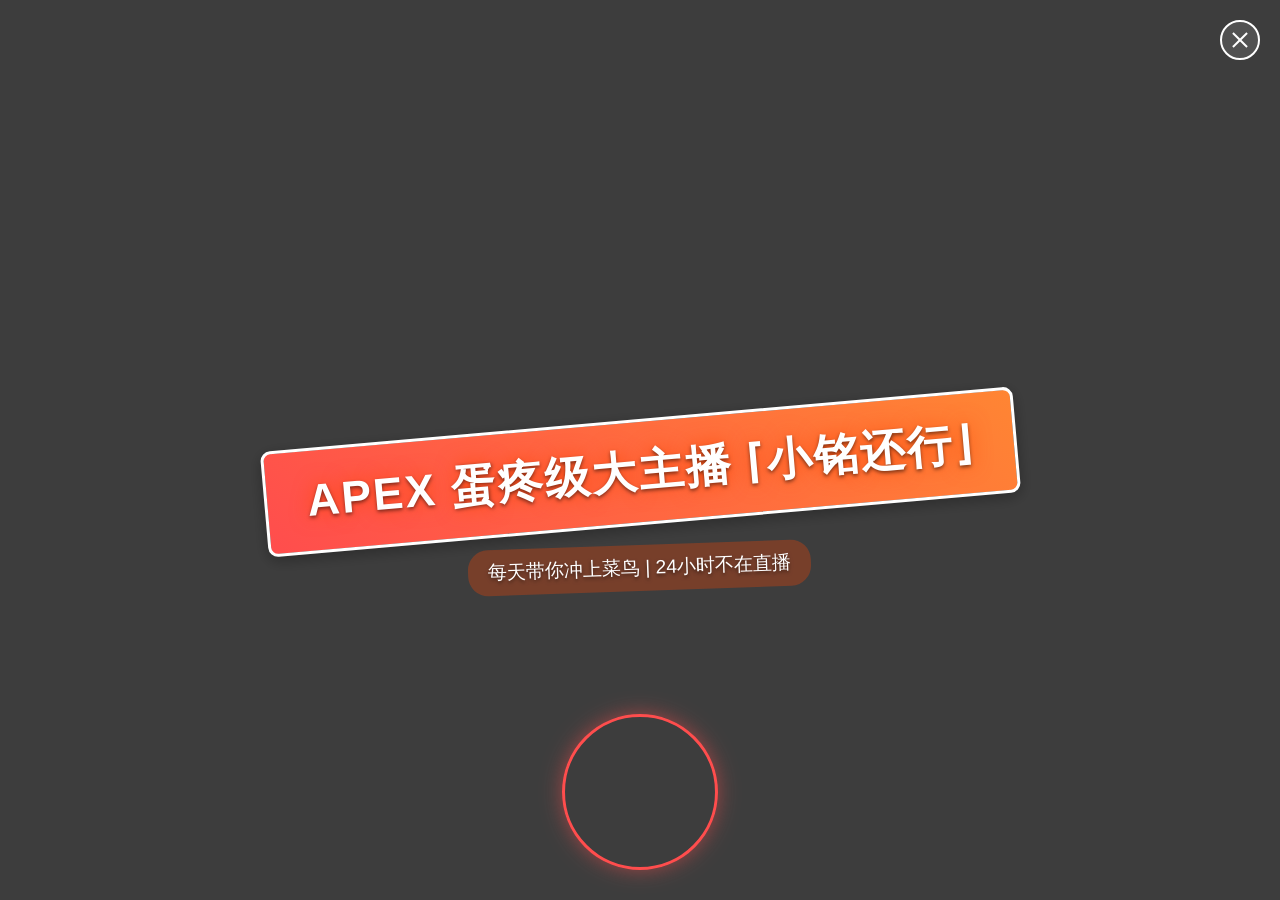
<file: index.html>
<!DOCTYPE html>
<html>
<head>
    <style>
        body, html {
            margin: 0;
            padding: 0;
            width: 100%;
            height: 100%;
            overflow: hidden;
            font-family: "Microsoft YaHei", sans-serif;
        }
        iframe {
            position: fixed;
            top: 0;
            left: 0;
            width: 100%;
            height: 100%;
            border: none;
        }
        .overlay {
            position: fixed;
            top: 0;
            left: 0;
            width: 100%;
            height: 100%;
            background: rgba(0, 0, 0, 0.76
            );
            display: flex;
            flex-direction: column;
            justify-content: center;
            align-items: center;
            z-index: 1000;
            transition: opacity 0.3s ease;
            backdrop-filter: blur(5px);
        }
        .overlay.hidden {
            opacity: 0;
            pointer-events: none;
        }
        .title-container {
            position: relative;
            display: flex;
            flex-direction: column;
            align-items: center;
            gap: 20px;
        }
        .apex-header {
            width: 200px;
            height: 80px;
            background: url('https://upload.wikimedia.org/wikipedia/commons/7/73/Apex_legends_logo.svg') center/contain no-repeat;
            margin-bottom: 10px;
            filter: drop-shadow(0 0 10px rgba(255, 69, 0, 0.8));
        }
        .title {
            color: white;
            font-size: 3.5vw;
            font-weight: bold;
            text-align: center;
            text-shadow: 0 2px 4px rgba(0, 0, 0, 0.5),
                         0 0 20px rgba(255, 69, 0, 0.8);
            background: linear-gradient(45deg, #ff4d4d, #ff8533);
            padding: 20px 40px;
            border-radius: 10px;
            transform: rotate(-5deg);
            box-shadow: 0 4px 15px rgba(0, 0, 0, 0.3);
            animation: float 3s ease-in-out infinite;
            border: 3px solid #fff;
            position: relative;
            letter-spacing: 2px;
        }
        .subtitle {
            color: #fff;
            font-size: 1.5vw;
            text-shadow: 0 2px 4px rgba(0, 0, 0, 0.5);
            background: rgba(255, 69, 0, 0.3);
            padding: 10px 20px;
            border-radius: 20px;
            transform: rotate(-2deg);
            animation: pulse 2s infinite;
        }
        .title::after {
            content: '';
            position: absolute;
            top: -10px;
            right: -10px;
            width: 50px;
            height: 50px;
            background: url('https://www.ea.com/games/apex-legends/images/apex-legends-red-logo.svg') center/contain no-repeat;
            animation: spin 10s linear infinite;
        }
        .close-btn {
            position: absolute;
            top: 20px;
            right: 20px;
            width: 40px;
            height: 40px;
            background: rgba(255, 255, 255, 0.1);
            border: 2px solid #fff;
            border-radius: 50%;
            cursor: pointer;
            display: flex;
            align-items: center;
            justify-content: center;
            transition: all 0.3s ease;
        }
        .close-btn::before,
        .close-btn::after {
            content: '';
            position: absolute;
            width: 20px;
            height: 2px;
            background: #fff;
            transform: rotate(45deg);
        }
        .close-btn::after {
            transform: rotate(-45deg);
        }
        .close-btn:hover {
            background: rgba(255, 255, 255, 0.2);
            transform: rotate(90deg);
        }
        .apex-logo {
            position: absolute;
            bottom: 30px;
            width: 150px;
            height: 150px;
            background: url('https://media.contentapi.ea.com/content/dam/apex-legends/images/2019/01/apex-featured-image-16x9.jpg.adapt.crop16x9.1023w.jpg') center/cover;
            border-radius: 50%;
            border: 3px solid #ff4d4d;
            box-shadow: 0 0 20px rgba(255, 77, 77, 0.5);
            animation: rotate 20s linear infinite;
        }
        @keyframes float {
            0%, 100% { transform: rotate(-5deg) translateY(0px); }
            50% { transform: rotate(-5deg) translateY(-20px); }
        }
        @keyframes pulse {
            0%, 100% { transform: scale(1); opacity: 0.5; }
            50% { transform: scale(1.05); opacity: 0.8; }
        }
        @keyframes rotate {
            from { transform: rotate(0deg); }
            to { transform: rotate(360deg); }
        }
        @keyframes spin {
            from { transform: rotate(0deg); }
            to { transform: rotate(360deg); }
        }
        .rookie-badge {
            position: absolute;
            width: 600px;
            height: 600px;
            top: 50%;
            left: 50%;
            transform: translate(-50%, -50%);
            background: url('https://i0.wp.com/www.alphr.com/wp-content/uploads/2022/02/BR_Unranked.png?resize=300%2C300&ssl=1') center/contain no-repeat;
            filter: drop-shadow(0 0 20px rgba(255, 255, 255, 0.6));
            opacity: 0.6;
            z-index: -1;
            animation: badgePulse 3s ease-in-out infinite;
        }
        @keyframes badgePulse {
            0%, 100% { 
                transform: translate(-50%, -50%) scale(1);
                filter: drop-shadow(0 0 20px rgba(255, 255, 255, 0.6));
            }
            50% { 
                transform: translate(-50%, -50%) scale(1.3);
                filter: drop-shadow(0 0 25px rgba(255, 255, 255, 0.8));
            }
        }
    </style>
</head>
<body>
    <div class="overlay" id="overlay" onclick="closeOverlay(event)">
        <button class="close-btn" onclick="closeOverlay(event)"></button>
        <div class="title-container" onclick="event.stopPropagation()">
            <div class="apex-header"></div>
            <div class="title">APEX 蛋疼级大主播 ⌈小铭还行⌋</div>
            <div class="rookie-badge"></div>
            <div class="subtitle">每天带你冲上菜鸟 | 24小时不在直播</div>
        </div>
        <div class="apex-logo" onclick="event.stopPropagation()"></div>
    </div>
    <script>
        function closeOverlay(event) {
            if (event.target.id === 'overlay' || event.target.classList.contains('close-btn')) {
                document.getElementById('overlay').classList.add('hidden');
            }
        }
    </script>
    <iframe 
        src="https://www.bilibili.com/blackboard/live/live-activity-player.html?cid=9918502&quality=0"
        frameborder="no"
        framespacing="0"
        scrolling="no"
        allow="autoplay; encrypted-media"
        allowfullscreen="true">
    </iframe>
</body>
</html>
</file>
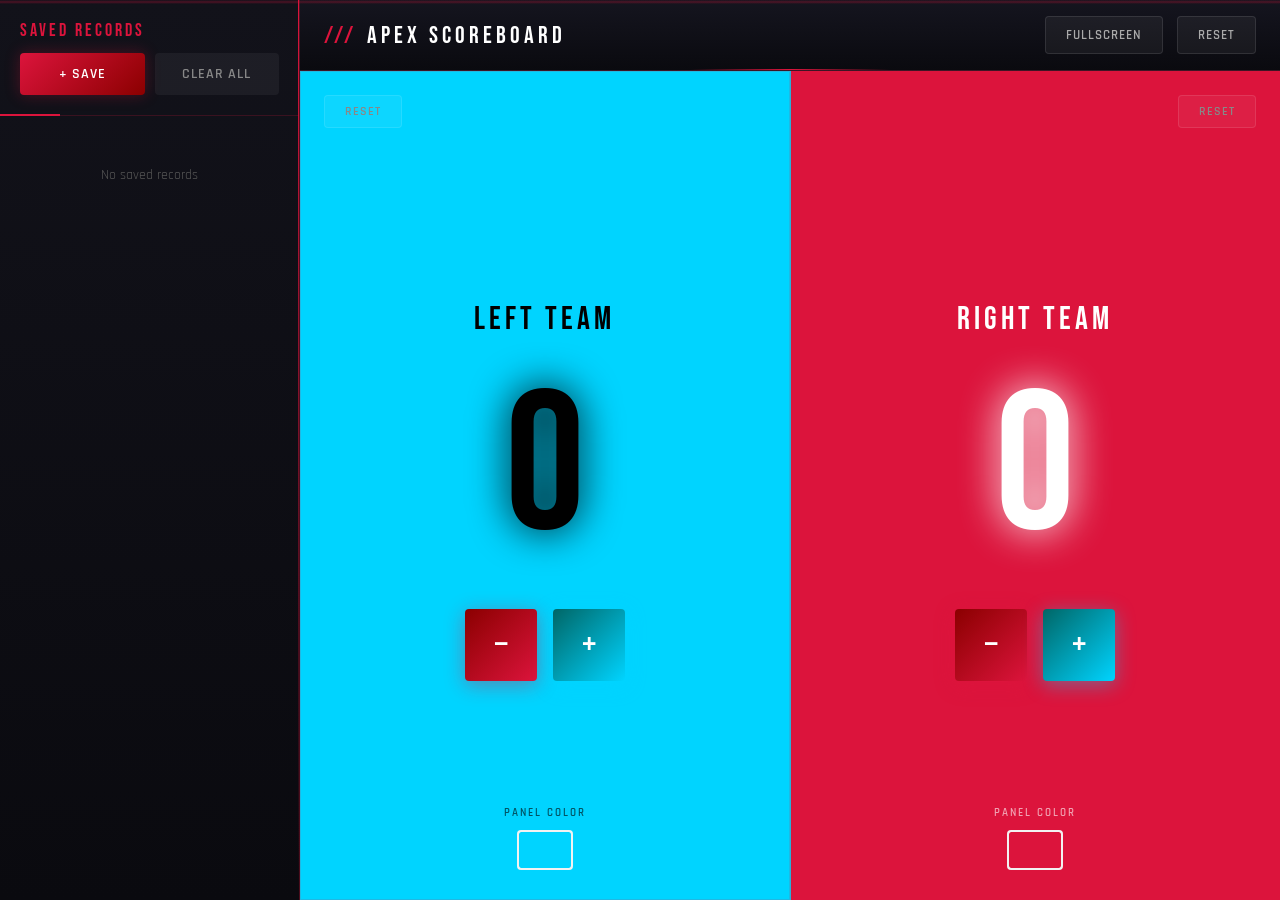
<file: scoreboard/index.html>
<!DOCTYPE html>
<html lang="zh-CN">
<head>
    <meta charset="UTF-8">
    <meta name="viewport" content="width=device-width, initial-scale=1.0">
    <title>APEX 竞技记分板</title>
    <link href="https://fonts.googleapis.com/css2?family=Bebas+Neue&family=Rajdhani:wght@400;500;600;700&display=swap" rel="stylesheet">
    <style>
        * {
            margin: 0;
            padding: 0;
            box-sizing: border-box;
        }

        body {
            font-family: 'Rajdhani', -apple-system, BlinkMacSystemFont, 'Segoe UI', sans-serif;
            height: 100vh;
            display: flex;
            overflow: hidden;
            background: #0a0a0f;
        }

        /* 扫描线动画 */
        @keyframes scanline {
            0% { transform: translateY(-100%); }
            100% { transform: translateY(100%); }
        }

        @keyframes pulse-glow {
            0%, 100% { box-shadow: 0 0 20px rgba(220, 20, 60, 0.3), inset 0 0 30px rgba(220, 20, 60, 0.1); }
            50% { box-shadow: 0 0 40px rgba(220, 20, 60, 0.5), inset 0 0 50px rgba(220, 20, 60, 0.2); }
        }

        @keyframes hexagon-pulse {
            0%, 100% { opacity: 0.03; }
            50% { opacity: 0.06; }
        }

        /* 六边形网格背景 */
        .hex-grid {
            position: fixed;
            top: 0;
            left: 0;
            width: 100%;
            height: 100%;
            pointer-events: none;
            z-index: 0;
            background-image: url("data:image/svg+xml,%3Csvg xmlns='http://www.w3.org/2000/svg' width='28' height='49' viewBox='0 0 28 49'%3E%3Cg fill-rule='evenodd'%3E%3Cg fill='%23dc143c' fill-opacity='0.15'%3E%3Cpath d='M13.99 9.25l13 7.5v15l-13 7.5L1 31.75v-15l12.99-7.5zM3 17.9v12.7l10.99 6.34 11-6.35V17.9l-11-6.34L3 17.9zM0 15l12.98-7.5V0h-2v6.35L0 12.69v2.3zm0 18.5L12.98 41v8h-2v-6.85L0 35.81v-2.3zM15 0v7.5L27.99 15H28v-2.31h-.01L17 6.35V0h-2zm0 49v-8l12.99-7.5H28v2.31h-.01L17 42.15V49h-2z'/%3E%3C/g%3E%3C/g%3E%3C/svg%3E");
            animation: hexagon-pulse 4s ease-in-out infinite;
        }

        /* 扫描线效果 */
        .scanline {
            position: fixed;
            top: 0;
            left: 0;
            width: 100%;
            height: 4px;
            background: linear-gradient(180deg, transparent, rgba(220, 20, 60, 0.3), transparent);
            animation: scanline 3s linear infinite;
            pointer-events: none;
            z-index: 100;
        }

        /* 左侧数据栏 - Apex 风格 */
        .sidebar {
            width: 300px;
            background: linear-gradient(180deg, #12121a 0%, #0a0a0f 100%);
            display: flex;
            flex-direction: column;
            border-right: 1px solid rgba(220, 20, 60, 0.3);
            position: relative;
            z-index: 1;
        }

        .sidebar::before {
            content: '';
            position: absolute;
            top: 0;
            right: 0;
            width: 1px;
            height: 100%;
            background: linear-gradient(180deg, #dc143c, transparent);
        }

        .sidebar-header {
            padding: 20px;
            border-bottom: 1px solid rgba(220, 20, 60, 0.2);
            position: relative;
        }

        .sidebar-header::after {
            content: '';
            position: absolute;
            bottom: -1px;
            left: 0;
            width: 60px;
            height: 2px;
            background: #dc143c;
        }

        .sidebar-header h2 {
            font-family: 'Bebas Neue', sans-serif;
            font-size: 18px;
            font-weight: 400;
            color: #dc143c;
            text-transform: uppercase;
            letter-spacing: 3px;
            margin-bottom: 12px;
        }

        .sidebar-actions {
            display: flex;
            gap: 10px;
        }

        .sidebar-actions button {
            flex: 1;
            padding: 12px;
            border: none;
            border-radius: 4px;
            cursor: pointer;
            font-family: 'Rajdhani', sans-serif;
            font-size: 14px;
            font-weight: 600;
            text-transform: uppercase;
            letter-spacing: 1px;
            transition: all 0.3s;
            position: relative;
            overflow: hidden;
        }

        .btn-save {
            background: linear-gradient(135deg, #dc143c 0%, #8b0000 100%);
            color: white;
            box-shadow: 0 0 15px rgba(220, 20, 60, 0.3);
        }

        .btn-save:hover {
            background: linear-gradient(135deg, #ff1744 0%, #dc143c 100%);
            box-shadow: 0 0 25px rgba(220, 20, 60, 0.5);
        }

        .btn-clear {
            background: rgba(255, 255, 255, 0.05);
            color: #888;
            border: 1px solid rgba(255, 255, 255, 0.1);
        }

        .btn-clear:hover {
            background: rgba(255, 69, 58, 0.2);
            color: #ff453a;
            border-color: #ff453a;
        }

        .data-list {
            flex: 1;
            overflow-y: auto;
            padding: 10px;
        }

        .data-list::-webkit-scrollbar {
            width: 4px;
        }

        .data-list::-webkit-scrollbar-track {
            background: transparent;
        }

        .data-list::-webkit-scrollbar-thumb {
            background: #dc143c;
            border-radius: 2px;
        }

        .data-item {
            background: rgba(255, 255, 255, 0.03);
            border-radius: 4px;
            padding: 16px;
            margin-bottom: 8px;
            cursor: pointer;
            border: 1px solid transparent;
            transition: all 0.3s;
            position: relative;
        }

        .data-item::before {
            content: '';
            position: absolute;
            left: 0;
            top: 0;
            width: 3px;
            height: 100%;
            background: #dc143c;
            opacity: 0;
            transition: opacity 0.3s;
        }

        .data-item:hover {
            background: rgba(220, 20, 60, 0.1);
            border-color: rgba(220, 20, 60, 0.3);
        }

        .data-item:hover::before {
            opacity: 1;
        }

        .data-item.active {
            background: rgba(220, 20, 60, 0.15);
            border-color: #dc143c;
        }

        .data-item.active::before {
            opacity: 1;
        }

        .data-item-header {
            display: flex;
            justify-content: space-between;
            align-items: center;
            margin-bottom: 10px;
        }

        .data-item-name {
            font-weight: 600;
            font-size: 15px;
            color: #fff;
        }

        .data-item-delete {
            background: none;
            border: none;
            color: #666;
            cursor: pointer;
            font-size: 18px;
            padding: 2px 8px;
            border-radius: 4px;
            transition: all 0.2s;
        }

        .data-item-delete:hover {
            background: #ff453a;
            color: white;
        }

        .data-item-scores {
            display: flex;
            justify-content: space-between;
            font-size: 20px;
            font-weight: 700;
            color: #fff;
            margin-bottom: 10px;
            padding: 8px 12px;
            background: rgba(0, 0, 0, 0.3);
            border-radius: 4px;
        }

        .data-item-left-score {
            color: #00d4ff;
        }

        .data-item-right-score {
            color: #dc143c;
        }

        .data-item-names {
            display: flex;
            justify-content: space-between;
            font-size: 12px;
            color: #666;
            margin-bottom: 10px;
        }

        .data-item-colors {
            display: flex;
            gap: 6px;
        }

        .data-item-color {
            width: 24px;
            height: 24px;
            border-radius: 4px;
            border: 1px solid rgba(255,255,255,0.1);
        }

        /* 主记分板区域 */
        .main {
            flex: 1;
            display: flex;
            flex-direction: column;
            background: #0a0a0f;
            position: relative;
            z-index: 1;
        }

        .header {
            display: flex;
            justify-content: space-between;
            align-items: center;
            padding: 16px 24px;
            background: linear-gradient(180deg, #15151f 0%, #0a0a0f 100%);
            border-bottom: 1px solid rgba(220, 20, 60, 0.2);
            position: relative;
        }

        .header::before {
            content: '';
            position: absolute;
            bottom: 0;
            left: 50%;
            transform: translateX(-50%);
            width: 200px;
            height: 1px;
            background: linear-gradient(90deg, transparent, #dc143c, transparent);
        }

        .header h1 {
            font-family: 'Bebas Neue', sans-serif;
            font-size: 24px;
            font-weight: 400;
            color: #fff;
            letter-spacing: 4px;
            text-transform: uppercase;
            position: relative;
        }

        .header h1::before {
            content: '///';
            color: #dc143c;
            margin-right: 10px;
        }

        .header button {
            padding: 10px 20px;
            font-family: 'Rajdhani', sans-serif;
            font-size: 13px;
            font-weight: 600;
            cursor: pointer;
            background: rgba(255, 255, 255, 0.05);
            color: #aaa;
            border: 1px solid rgba(255, 255, 255, 0.1);
            border-radius: 4px;
            text-transform: uppercase;
            letter-spacing: 1px;
            transition: all 0.3s;
            margin-left: 10px;
        }

        .header button:hover {
            background: rgba(220, 20, 60, 0.2);
            color: #dc143c;
            border-color: #dc143c;
            box-shadow: 0 0 15px rgba(220, 20, 60, 0.3);
        }

        .scoreboard {
            flex: 1;
            display: flex;
        }

        .side {
            flex: 1;
            display: flex;
            flex-direction: column;
            justify-content: center;
            align-items: center;
            transition: background-color 0.4s ease, color 0.4s ease;
            position: relative;
        }

        .side.left {
            border-right: 1px solid rgba(220, 20, 60, 0.2);
        }

        .side::before {
            content: '';
            position: absolute;
            top: 0;
            left: 0;
            right: 0;
            bottom: 0;
            border: 1px solid rgba(220, 20, 60, 0.15);
            pointer-events: none;
            transition: border-color 0.3s, box-shadow 0.3s;
        }

        .side:hover::before {
            border-color: rgba(220, 20, 60, 0.4);
            box-shadow: inset 0 0 50px rgba(220, 20, 60, 0.1);
        }

        .team-name {
            font-family: 'Bebas Neue', sans-serif;
            font-size: 32px;
            font-weight: 400;
            letter-spacing: 4px;
            text-transform: uppercase;
            margin-bottom: 20px;
            cursor: pointer;
            padding: 8px 24px;
            border-radius: 4px;
            border: 2px dashed transparent;
            transition: all 0.3s;
            text-align: center;
            min-width: 200px;
            position: relative;
        }

        .team-name:hover {
            background: rgba(255, 255, 255, 0.05);
            border-color: rgba(220, 20, 60, 0.5);
        }

        .team-name:focus {
            outline: none;
            border-color: #dc143c;
            background: rgba(220, 20, 60, 0.1);
        }

        .score {
            font-family: 'Bebas Neue', sans-serif;
            font-size: 200px;
            font-weight: 400;
            line-height: 1;
            text-shadow: 0 0 40px currentColor;
            user-select: none;
        }

        .controls {
            display: flex;
            gap: 16px;
            margin-top: 40px;
        }

        .btn {
            width: 72px;
            height: 72px;
            font-size: 36px;
            border: none;
            border-radius: 4px;
            cursor: pointer;
            transition: all 0.15s;
            font-family: 'Bebas Neue', sans-serif;
            font-weight: 400;
            display: flex;
            align-items: center;
            justify-content: center;
            position: relative;
            overflow: hidden;
        }

        .btn::before {
            content: '';
            position: absolute;
            top: 0;
            left: -100%;
            width: 100%;
            height: 100%;
            background: linear-gradient(90deg, transparent, rgba(255,255,255,0.2), transparent);
            transition: left 0.5s;
        }

        .btn:hover::before {
            left: 100%;
        }

        .btn:active {
            transform: scale(0.92);
        }

        .btn-minus {
            background: linear-gradient(135deg, #8b0000 0%, #dc143c 100%);
            color: white;
            box-shadow: 0 4px 20px rgba(220, 20, 60, 0.4);
        }

        .btn-minus:hover {
            background: linear-gradient(135deg, #dc143c 0%, #ff1744 100%);
            box-shadow: 0 4px 30px rgba(220, 20, 60, 0.6);
        }

        .btn-plus {
            background: linear-gradient(135deg, #006666 0%, #00d4ff 100%);
            color: white;
            box-shadow: 0 4px 20px rgba(0, 212, 255, 0.4);
        }

        .btn-plus:hover {
            background: linear-gradient(135deg, #00d4ff 0%, #00ffff 100%);
            box-shadow: 0 4px 30px rgba(0, 212, 255, 0.6);
        }

        .color-picker-container {
            position: absolute;
            bottom: 30px;
            display: flex;
            flex-direction: column;
            align-items: center;
            gap: 10px;
        }

        .color-label {
            font-size: 11px;
            font-weight: 600;
            text-transform: uppercase;
            letter-spacing: 2px;
            opacity: 0.6;
        }

        .color-input {
            width: 56px;
            height: 40px;
            border: 2px solid rgba(255,255,255,0.2);
            border-radius: 4px;
            cursor: pointer;
            padding: 0;
            overflow: hidden;
            transition: border-color 0.2s, box-shadow 0.2s;
        }

        .color-input:hover {
            border-color: #dc143c;
            box-shadow: 0 0 15px rgba(220, 20, 60, 0.4);
        }

        .color-input::-webkit-color-swatch-wrapper {
            padding: 0;
        }

        .color-input::-webkit-color-swatch {
            border: none;
            border-radius: 2px;
        }

        .reset-btn {
            position: absolute;
            top: 24px;
            padding: 8px 20px;
            background: rgba(255, 255, 255, 0.05);
            color: #888;
            border: 1px solid rgba(255, 255, 255, 0.1);
            border-radius: 4px;
            cursor: pointer;
            font-family: 'Rajdhani', sans-serif;
            font-size: 12px;
            font-weight: 600;
            text-transform: uppercase;
            letter-spacing: 1px;
            transition: all 0.3s;
        }

        .reset-btn:hover {
            background: rgba(220, 20, 60, 0.2);
            color: #dc143c;
            border-color: #dc143c;
        }

        .left .reset-btn {
            left: 24px;
        }

        .right .reset-btn {
            right: 24px;
        }

        /* 输入弹窗 - Apex 风格 */
        .modal-overlay {
            display: none;
            position: fixed;
            top: 0;
            left: 0;
            right: 0;
            bottom: 0;
            background: rgba(0, 0, 0, 0.8);
            justify-content: center;
            align-items: center;
            z-index: 1000;
            backdrop-filter: blur(5px);
        }

        .modal {
            background: linear-gradient(180deg, #1a1a24 0%, #12121a 100%);
            padding: 32px;
            border-radius: 4px;
            width: 380px;
            color: white;
            box-shadow: 0 0 60px rgba(220, 20, 60, 0.3);
            border: 1px solid rgba(220, 20, 60, 0.3);
            position: relative;
        }

        .modal::before {
            content: '';
            position: absolute;
            top: 0;
            left: 0;
            right: 0;
            height: 3px;
            background: linear-gradient(90deg, transparent, #dc143c, transparent);
        }

        .modal h3 {
            font-family: 'Bebas Neue', sans-serif;
            font-size: 22px;
            font-weight: 400;
            letter-spacing: 3px;
            text-transform: uppercase;
            margin-bottom: 24px;
            text-align: center;
            color: #dc143c;
        }

        .modal input {
            width: 100%;
            padding: 14px 16px;
            border: 1px solid rgba(255, 255, 255, 0.1);
            border-radius: 4px;
            background: rgba(0, 0, 0, 0.3);
            color: white;
            font-family: 'Rajdhani', sans-serif;
            font-size: 16px;
            margin-bottom: 24px;
            transition: border-color 0.2s, box-shadow 0.2s;
        }

        .modal input:focus {
            outline: none;
            border-color: #dc143c;
            box-shadow: 0 0 15px rgba(220, 20, 60, 0.3);
        }

        .modal-buttons {
            display: flex;
            gap: 12px;
        }

        .modal-buttons button {
            flex: 1;
            padding: 14px;
            border: none;
            border-radius: 4px;
            cursor: pointer;
            font-family: 'Rajdhani', sans-serif;
            font-size: 14px;
            font-weight: 600;
            text-transform: uppercase;
            letter-spacing: 1px;
            transition: all 0.3s;
        }

        .modal-btn-cancel {
            background: rgba(255, 255, 255, 0.05);
            color: #888;
            border: 1px solid rgba(255, 255, 255, 0.1);
        }

        .modal-btn-cancel:hover {
            background: rgba(255, 255, 255, 0.1);
            color: #fff;
        }

        .modal-btn-confirm {
            background: linear-gradient(135deg, #dc143c 0%, #8b0000 100%);
            color: white;
            box-shadow: 0 0 15px rgba(220, 20, 60, 0.3);
        }

        .modal-btn-confirm:hover {
            background: linear-gradient(135deg, #ff1744 0%, #dc143c 100%);
            box-shadow: 0 0 25px rgba(220, 20, 60, 0.5);
        }
    </style>
</head>
<body>
    <!-- 六边形网格背景 -->
    <div class="hex-grid"></div>
    <!-- 扫描线效果 -->
    <div class="scanline"></div>

    <!-- 左侧数据栏 -->
    <div class="sidebar">
        <div class="sidebar-header">
            <h2>Saved Records</h2>
            <div class="sidebar-actions">
                <button class="btn-save" onclick="showSaveModal()">+ Save</button>
                <button class="btn-clear" onclick="clearAllData()">Clear All</button>
            </div>
        </div>
        <div class="data-list" id="dataList">
            <!-- 数据列表由JS生成 -->
        </div>
    </div>

    <!-- 主记分板 -->
    <div class="main">
        <div class="header">
            <h1>Apex Scoreboard</h1>
            <div>
                <button onclick="toggleFullscreen()">Fullscreen</button>
                <button onclick="resetCurrentBoard()">Reset</button>
            </div>
        </div>

        <div class="scoreboard">
            <div class="side left" id="leftSide">
                <button class="reset-btn" onclick="resetScore('left')">Reset</button>
                <div class="team-name" contenteditable="true" oninput="markDirty()" id="leftName">Left Team</div>
                <div class="score" id="leftScore">0</div>
                <div class="controls">
                    <button class="btn btn-minus" onclick="changeScore('left', -1)">−</button>
                    <button class="btn btn-plus" onclick="changeScore('left', 1)">+</button>
                </div>
                <div class="color-picker-container">
                    <span class="color-label">Panel Color</span>
                    <input type="color" class="color-input" id="leftColorPicker" onchange="setColor('left', this.value)">
                </div>
            </div>

            <div class="side right" id="rightSide">
                <button class="reset-btn" onclick="resetScore('right')">Reset</button>
                <div class="team-name" contenteditable="true" oninput="markDirty()" id="rightName">Right Team</div>
                <div class="score" id="rightScore">0</div>
                <div class="controls">
                    <button class="btn btn-minus" onclick="changeScore('right', -1)">−</button>
                    <button class="btn btn-plus" onclick="changeScore('right', 1)">+</button>
                </div>
                <div class="color-picker-container">
                    <span class="color-label">Panel Color</span>
                    <input type="color" class="color-input" id="rightColorPicker" onchange="setColor('right', this.value)">
                </div>
            </div>
        </div>
    </div>

    <!-- 保存弹窗 -->
    <div class="modal-overlay" id="saveModal">
        <div class="modal">
            <h3>Save Record</h3>
            <input type="text" id="saveName" placeholder="Enter record name..." onkeydown="if(event.key==='Enter')saveToList()">
            <div class="modal-buttons">
                <button class="modal-btn-cancel" onclick="closeSaveModal()">Cancel</button>
                <button class="modal-btn-confirm" onclick="saveToList()">Save</button>
            </div>
        </div>
    </div>

    <script>
        // WCAG 对比度工具函数
        // 计算相对亮度 (WCAG 2.0)
        function getRelativeLuminance(hexColor) {
            // 移除 # 前缀
            const color = hexColor.replace('#', '');

            // 解析 RGB 值
            const r = parseInt(color.substring(0, 2), 16) / 255;
            const g = parseInt(color.substring(2, 4), 16) / 255;
            const b = parseInt(color.substring(4, 6), 16) / 255;

            // 转换为线性 RGB 值
            const rLinear = r <= 0.03928 ? r / 12.92 : Math.pow((r + 0.055) / 1.055, 2.4);
            const gLinear = g <= 0.03928 ? g / 12.92 : Math.pow((g + 0.055) / 1.055, 2.4);
            const bLinear = b <= 0.03928 ? b / 12.92 : Math.pow((b + 0.055) / 1.055, 2.4);

            // 计算相对亮度
            return 0.2126 * rLinear + 0.7152 * gLinear + 0.0722 * bLinear;
        }

        // 计算对比度
        function getContrastRatio(color1, color2) {
            const l1 = getRelativeLuminance(color1);
            const l2 = getRelativeLuminance(color2);

            const lighter = Math.max(l1, l2);
            const darker = Math.min(l1, l2);

            return (lighter + 0.05) / (darker + 0.05);
        }

        // 获取符合 WCAG 标准的可访问文字颜色
        function getAccessibleTextColor(bgColor) {
            const whiteContrast = getContrastRatio(bgColor, '#ffffff');
            const blackContrast = getContrastRatio(bgColor, '#000000');

            // WCAG AA 标准要求对比度至少 4.5:1
            // 选择对比度更高的颜色
            return whiteContrast >= blackContrast ? '#ffffff' : '#000000';
        }

        // 更新文字颜色以满足 WCAG 对比度要求
        function updateTextColors(side) {
            const sideEl = document.getElementById(side + 'Side');
            const bgColor = sideEl.style.backgroundColor;

            if (!bgColor) return;

            // 将 rgb() 转换为 hex
            let hexColor = bgColor;
            if (bgColor.startsWith('rgb')) {
                const match = bgColor.match(/\d+/g);
                if (match && match.length >= 3) {
                    const r = parseInt(match[0]).toString(16).padStart(2, '0');
                    const g = parseInt(match[1]).toString(16).padStart(2, '0');
                    const b = parseInt(match[2]).toString(16).padStart(2, '0');
                    hexColor = '#' + r + g + b;
                }
            }

            const textColor = getAccessibleTextColor(hexColor);

            // 更新团队名称
            const nameEl = document.getElementById(side + 'Name');
            nameEl.style.color = textColor;

            // 更新分数
            const scoreEl = document.getElementById(side + 'Score');
            scoreEl.style.color = textColor;

            // 更新颜色标签
            const colorLabel = sideEl.querySelector('.color-label');
            if (colorLabel) {
                colorLabel.style.color = textColor;
                colorLabel.style.opacity = '0.6';
            }
        }

        // 默认颜色
        const defaultColors = {
            left: '#00d4ff',
            right: '#dc143c'
        };

        // 当前数据ID
        let currentId = null;
        // 是否有未保存的修改
        let isDirty = false;

        // 初始化
        function init() {
            loadDataList();
            if (!currentId) {
                setColor('left', defaultColors.left);
                setColor('right', defaultColors.right);
            }
        }

        // 标记有修改
        function markDirty() {
            isDirty = true;
        }

        // 加载数据列表
        function loadDataList() {
            const dataList = JSON.parse(localStorage.getItem('scoreboardList') || '[]');
            const container = document.getElementById('dataList');
            container.innerHTML = '';

            if (dataList.length === 0) {
                container.innerHTML = '<div style="text-align:center;color:#555;padding:40px 20px;font-size:14px;">No saved records</div>';
                return;
            }

            dataList.forEach((item, index) => {
                const div = document.createElement('div');
                div.className = 'data-item' + (currentId === item.id ? ' active' : '');
                div.onclick = (e) => {
                    if (!e.target.classList.contains('data-item-delete')) {
                        loadItem(item.id);
                    }
                };
                div.innerHTML = `
                    <div class="data-item-header">
                        <span class="data-item-name">${item.name}</span>
                        <button class="data-item-delete" onclick="deleteItem(${index})">×</button>
                    </div>
                    <div class="data-item-names">
                        <span>${item.leftName}</span>
                        <span>${item.rightName}</span>
                    </div>
                    <div class="data-item-scores">
                        <span class="data-item-left-score">${item.leftScore}</span>
                        <span class="data-item-right-score">${item.rightScore}</span>
                    </div>
                    <div class="data-item-colors">
                        <div class="data-item-color" style="background:${item.leftColor}"></div>
                        <div class="data-item-color" style="background:${item.rightColor}"></div>
                    </div>
                `;
                container.appendChild(div);
            });
        }

        // 加载指定项目
        function loadItem(id) {
            const dataList = JSON.parse(localStorage.getItem('scoreboardList') || '[]');
            const item = dataList.find(i => i.id === id);
            if (item) {
                currentId = id;
                isDirty = false;
                document.getElementById('leftScore').textContent = item.leftScore;
                document.getElementById('rightScore').textContent = item.rightScore;
                document.getElementById('leftName').textContent = item.leftName;
                document.getElementById('rightName').textContent = item.rightName;
                setColor('left', item.leftColor);
                setColor('right', item.rightColor);
                loadDataList();
            }
        }

        // 获取当前数据
        function getCurrentData() {
            return {
                leftScore: parseInt(document.getElementById('leftScore').textContent),
                rightScore: parseInt(document.getElementById('rightScore').textContent),
                leftName: document.getElementById('leftName').textContent,
                rightName: document.getElementById('rightName').textContent,
                leftColor: document.getElementById('leftSide').style.backgroundColor || defaultColors.left,
                rightColor: document.getElementById('rightSide').style.backgroundColor || defaultColors.right
            };
        }

        // 保存当前数据到已存在的记录
        function saveCurrentData() {
            if (!currentId || !isDirty) return;
            const dataList = JSON.parse(localStorage.getItem('scoreboardList') || '[]');
            const index = dataList.findIndex(i => i.id === currentId);
            if (index !== -1) {
                dataList[index] = { ...dataList[index], ...getCurrentData() };
                localStorage.setItem('scoreboardList', JSON.stringify(dataList));
                isDirty = false;
                loadDataList();
            }
        }

        // 显示保存弹窗
        function showSaveModal() {
            document.getElementById('saveModal').style.display = 'flex';
            document.getElementById('saveName').focus();
        }

        // 关闭保存弹窗
        function closeSaveModal() {
            document.getElementById('saveModal').style.display = 'none';
            document.getElementById('saveName').value = '';
        }

        // 保存到列表
        function saveToList() {
            const name = document.getElementById('saveName').value.trim() || 'Unnamed';
            const dataList = JSON.parse(localStorage.getItem('scoreboardList') || '[]');

            const newItem = {
                id: Date.now(),
                name: name,
                ...getCurrentData()
            };

            dataList.push(newItem);
            localStorage.setItem('scoreboardList', JSON.stringify(dataList));
            currentId = newItem.id;
            isDirty = false;

            closeSaveModal();
            loadDataList();
        }

        // 删除指定记录
        function deleteItem(index) {
            if (confirm('Delete this record?')) {
                const dataList = JSON.parse(localStorage.getItem('scoreboardList') || '[]');
                dataList.splice(index, 1);
                localStorage.setItem('scoreboardList', JSON.stringify(dataList));

                if (currentId && !dataList.find(i => i.id === currentId)) {
                    currentId = null;
                    isDirty = false;
                }
                loadDataList();
            }
        }

        // 清空全部记录
        function clearAllData() {
            if (confirm('Clear all saved records? This cannot be undone!')) {
                localStorage.removeItem('scoreboardList');
                currentId = null;
                isDirty = false;
                resetCurrentBoard();
                loadDataList();
            }
        }

        // 改变分数
        function changeScore(side, delta) {
            const scoreEl = document.getElementById(side + 'Score');
            let score = parseInt(scoreEl.textContent) + delta;
            if (score < 0) score = 0;
            scoreEl.textContent = score;
            markDirty();
            saveCurrentData();
        }

        // 设置颜色
        function setColor(side, color) {
            const sideEl = document.getElementById(side + 'Side');
            sideEl.style.backgroundColor = color;
            document.getElementById(side + 'ColorPicker').value = color;

            // 更新文字颜色以满足 WCAG 对比度要求
            updateTextColors(side);

            markDirty();
            saveCurrentData();
        }

        // 重置单方分数
        function resetScore(side) {
            document.getElementById(side + 'Score').textContent = 0;
            markDirty();
            saveCurrentData();
        }

        // 重置当前记分板（不影响保存的记录）
        function resetCurrentBoard() {
            document.getElementById('leftScore').textContent = 0;
            document.getElementById('rightScore').textContent = 0;
            document.getElementById('leftName').textContent = 'Left Team';
            document.getElementById('rightName').textContent = 'Right Team';
            setColor('left', defaultColors.left);
            setColor('right', defaultColors.right);
            isDirty = true;
            saveCurrentData();
        }

        // 全屏切换
        function toggleFullscreen() {
            if (!document.documentElement.fullscreenElement) {
                document.documentElement.requestFullscreen();
            } else {
                if (document.exitFullscreen) {
                    document.exitFullscreen();
                }
            }
        }

        // 键盘快捷键
        document.addEventListener('keydown', (e) => {
            if (e.key === 'f' || e.key === 'F') {
                toggleFullscreen();
            }
        });

        // 队名失焦时保存
        document.getElementById('leftName').addEventListener('blur', saveCurrentData);
        document.getElementById('rightName').addEventListener('blur', saveCurrentData);

        // 页面加载完成后初始化
        window.onload = init;
    </script>
</body>
</html>
</file>
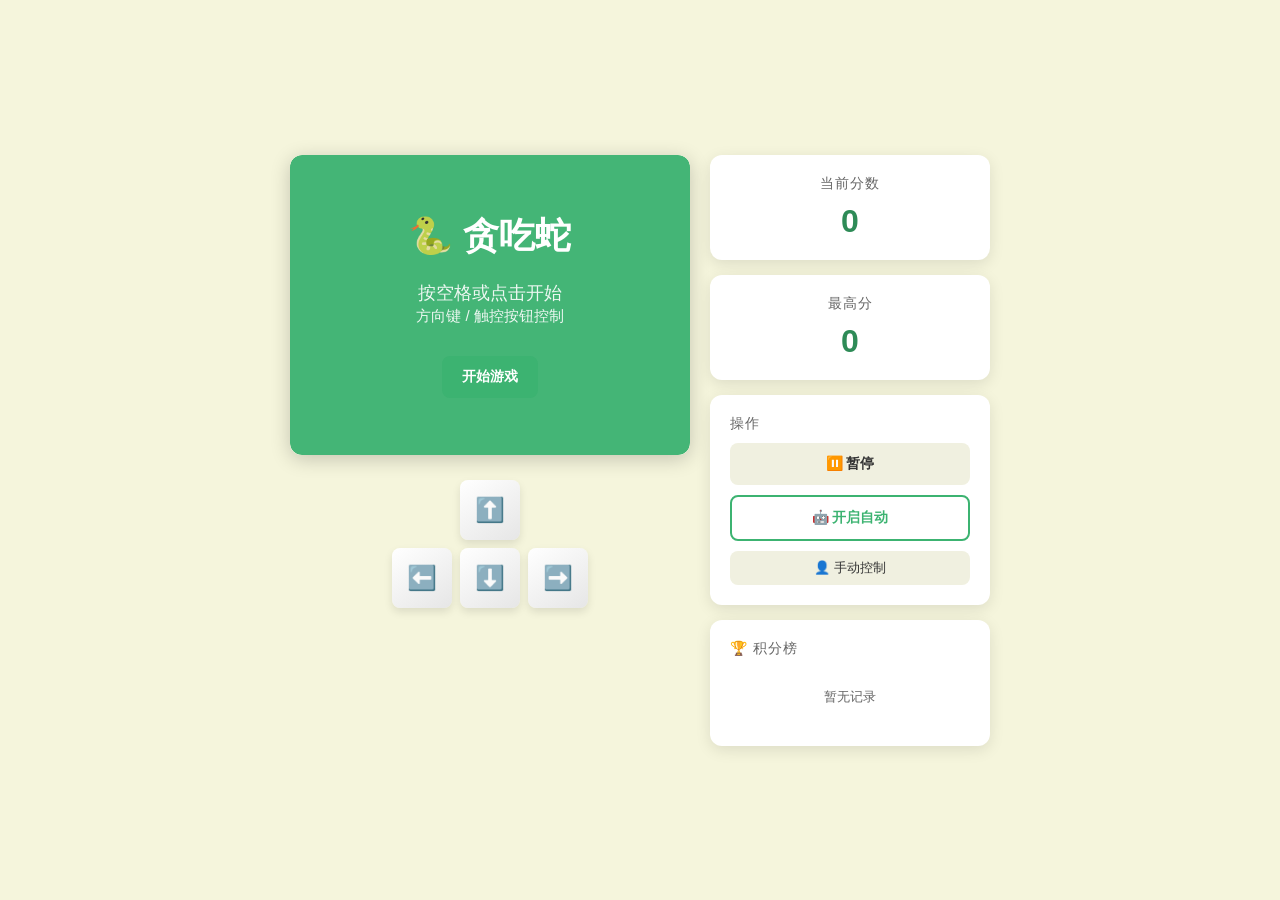
<file: snake/index.html>
<!DOCTYPE html>
<html lang="zh-CN">
<head>
    <meta charset="UTF-8">
    <meta name="viewport" content="width=device-width, initial-scale=1.0, maximum-scale=1.0, user-scalable=no">
    <title>贪吃蛇游戏</title>
    <style>
        /* 贪吃蛇游戏 - 样式文件 */
        :root {
            --bg-color: #f5f5dc;
            --bg-secondary: #f0f0e0;
            --text-color: #333;
            --text-light: #666;
            --primary: #3cb371;
            --primary-dark: #2e8b57;
            --accent: #ff6b6b;
            --shadow: rgba(0, 0, 0, 0.1);
            --shadow-strong: rgba(0, 0, 0, 0.2);
            --border-radius: 12px;
            --border-radius-sm: 8px;
            --transition: 0.3s ease;
        }

        * {
            margin: 0;
            padding: 0;
            box-sizing: border-box;
        }

        body {
            font-family: 'Segoe UI', 'Microsoft YaHei', sans-serif;
            background: var(--bg-color);
            color: var(--text-color);
            min-height: 100vh;
            display: flex;
            flex-direction: column;
            align-items: center;
            justify-content: center;
            padding: 20px;
            overflow-x: hidden;
        }

        .game-container {
            display: flex;
            gap: 20px;
            max-width: 900px;
            width: 100%;
            flex-wrap: wrap;
            justify-content: center;
        }

        .game-area {
            display: flex;
            flex-direction: column;
            align-items: center;
            gap: 15px;
        }

        .canvas-wrapper {
            position: relative;
            border-radius: var(--border-radius);
            box-shadow: 0 4px 20px var(--shadow-strong);
            overflow: hidden;
            background: #fff;
        }

        #game-canvas {
            display: block;
            background: #f5f5dc;
        }

        .touch-controls {
            display: grid;
            grid-template-columns: repeat(3, 60px);
            grid-template-rows: repeat(2, 60px);
            gap: 8px;
            margin-top: 10px;
        }

        .touch-btn {
            width: 60px;
            height: 60px;
            border: none;
            border-radius: var(--border-radius-sm);
            background: linear-gradient(145deg, #ffffff, #e6e6e6);
            box-shadow: 0 4px 8px var(--shadow);
            cursor: pointer;
            display: flex;
            align-items: center;
            justify-content: center;
            font-size: 24px;
            color: var(--primary-dark);
            transition: var(--transition);
            user-select: none;
            -webkit-tap-highlight-color: transparent;
        }

        .touch-btn:active {
            transform: scale(0.95);
            box-shadow: 0 2px 4px var(--shadow);
        }

        .touch-btn:hover {
            background: linear-gradient(145deg, #f0f0f0, #d9d9d9);
        }

        .btn-up { grid-column: 2; grid-row: 1; }
        .btn-left { grid-column: 1; grid-row: 2; }
        .btn-down { grid-column: 2; grid-row: 2; }
        .btn-right { grid-column: 3; grid-row: 2; }

        .sidebar {
            display: flex;
            flex-direction: column;
            gap: 15px;
            min-width: 200px;
            max-width: 280px;
            width: 100%;
        }

        .panel {
            background: #fff;
            border-radius: var(--border-radius);
            padding: 20px;
            box-shadow: 0 4px 15px var(--shadow);
        }

        .panel-title {
            font-size: 14px;
            color: var(--text-light);
            margin-bottom: 10px;
            text-transform: uppercase;
            letter-spacing: 1px;
        }

        .score-display {
            text-align: center;
        }

        .score-value {
            font-size: 32px;
            font-weight: bold;
            color: var(--primary-dark);
        }

        .score-label {
            font-size: 12px;
            color: var(--text-light);
            margin-top: 5px;
        }

        .control-buttons {
            display: flex;
            flex-direction: column;
            gap: 10px;
        }

        .game-btn {
            padding: 12px 20px;
            border: none;
            border-radius: var(--border-radius-sm);
            font-size: 14px;
            font-weight: 600;
            cursor: pointer;
            transition: var(--transition);
            display: flex;
            align-items: center;
            justify-content: center;
            gap: 8px;
        }

        .game-btn.primary {
            background: var(--primary);
            color: white;
        }

        .game-btn.primary:hover {
            background: var(--primary-dark);
        }

        .game-btn.secondary {
            background: var(--bg-secondary);
            color: var(--text-color);
        }

        .game-btn.secondary:hover {
            background: #e0e0d0;
        }

        .game-btn.auto-mode {
            background: #fff;
            border: 2px solid var(--primary);
            color: var(--primary);
        }

        .game-btn.auto-mode.active {
            background: var(--primary);
            color: white;
        }

        .control-indicator {
            text-align: center;
            padding: 8px 12px;
            border-radius: var(--border-radius-sm);
            font-size: 13px;
            font-weight: 500;
            background: var(--bg-secondary);
        }

        .control-indicator.auto {
            background: rgba(60, 179, 113, 0.15);
            color: var(--primary-dark);
        }

        .control-indicator.manual {
            background: rgba(255, 107, 107, 0.15);
            color: var(--accent);
        }

        .leaderboard {
            max-height: 300px;
            overflow-y: auto;
        }

        .leaderboard-list {
            list-style: none;
        }

        .leaderboard-list li {
            display: flex;
            align-items: center;
            padding: 8px 10px;
            border-bottom: 1px solid var(--bg-secondary);
            font-size: 13px;
        }

        .leaderboard-list li:last-child {
            border-bottom: none;
        }

        .leaderboard-list li.new-record {
            background: rgba(60, 179, 113, 0.15);
        }

        .leaderboard-list .rank {
            width: 35px;
            font-weight: bold;
            color: var(--primary-dark);
        }

        .leaderboard-list .score {
            flex: 1;
            font-weight: 600;
        }

        .leaderboard-list .mode {
            width: 30px;
            text-align: center;
        }

        .leaderboard-list .date {
            color: var(--text-light);
            font-size: 11px;
        }

        .leaderboard-list li.empty {
            color: var(--text-light);
            justify-content: center;
            padding: 20px;
        }

        .overlay {
            position: absolute;
            top: 0;
            left: 0;
            right: 0;
            bottom: 0;
            background: rgba(0, 0, 0, 0.7);
            display: none;
            flex-direction: column;
            align-items: center;
            justify-content: center;
            border-radius: var(--border-radius);
            color: white;
            text-align: center;
            padding: 20px;
        }

        .overlay-title {
            font-size: 28px;
            font-weight: bold;
            margin-bottom: 10px;
        }

        .overlay-text {
            font-size: 16px;
            margin-bottom: 20px;
            opacity: 0.9;
        }

        #start-screen {
            background: rgba(60, 179, 113, 0.95);
        }

        #start-screen .overlay-title {
            font-size: 36px;
            margin-bottom: 20px;
        }

        #start-screen .overlay-text {
            font-size: 18px;
            margin-bottom: 30px;
        }

        #gameover-screen {
            background: rgba(0, 0, 0, 0.85);
        }

        #pause-overlay {
            background: rgba(0, 0, 0, 0.6);
        }

        @media (max-width: 768px) {
            body {
                padding: 10px;
            }

            .game-container {
                flex-direction: column;
                align-items: center;
            }

            .game-area {
                order: 1;
            }

            .sidebar {
                order: 2;
                max-width: 100%;
                flex-direction: row;
                flex-wrap: wrap;
                justify-content: center;
            }

            .panel {
                flex: 1;
                min-width: 150px;
                max-width: 200px;
            }

            .touch-controls {
                grid-template-columns: repeat(3, 70px);
                grid-template-rows: repeat(2, 70px);
                gap: 10px;
            }

            .touch-btn {
                width: 70px;
                height: 70px;
                font-size: 28px;
            }
        }

        @media (max-width: 480px) {
            .sidebar {
                flex-direction: column;
            }

            .panel {
                max-width: 100%;
            }
        }

        ::-webkit-scrollbar {
            width: 6px;
        }

        ::-webkit-scrollbar-track {
            background: var(--bg-secondary);
        }

        ::-webkit-scrollbar-thumb {
            background: var(--primary);
        }
    </style>
</head>
<body>
    <div class="game-container">
        <div class="game-area">
            <div class="canvas-wrapper">
                <canvas id="game-canvas"></canvas>

                <div id="start-screen" class="overlay">
                    <div class="overlay-title">🐍 贪吃蛇</div>
                    <div class="overlay-text">
                        按空格或点击开始<br>
                        <small>方向键 / 触控按钮控制</small>
                    </div>
                    <button id="btn-start" class="game-btn primary">开始游戏</button>
                </div>

                <div id="gameover-screen" class="overlay">
                    <div class="overlay-title">游戏结束</div>
                    <div class="overlay-text">
                        最终得分: <span id="final-score">0</span>
                    </div>
                    <button id="btn-restart" class="game-btn primary">再来一局</button>
                </div>

                <div id="pause-overlay" class="overlay">
                    <div class="overlay-title">已暂停</div>
                    <div class="overlay-text">按空格继续</div>
                    <button id="btn-resume" class="game-btn primary">继续游戏</button>
                </div>
            </div>

            <div class="touch-controls">
                <button id="btn-up" class="touch-btn btn-up">⬆️</button>
                <button id="btn-left" class="touch-btn btn-left">⬅️</button>
                <button id="btn-down" class="touch-btn btn-down">⬇️</button>
                <button id="btn-right" class="touch-btn btn-right">➡️</button>
            </div>
        </div>

        <div class="sidebar">
            <div class="panel">
                <div class="score-display">
                    <div class="panel-title">当前分数</div>
                    <div id="current-score" class="score-value">0</div>
                </div>
            </div>

            <div class="panel">
                <div class="score-display">
                    <div class="panel-title">最高分</div>
                    <div id="best-score" class="score-value">0</div>
                </div>
            </div>

            <div class="panel">
                <div class="panel-title">操作</div>
                <div class="control-buttons">
                    <button id="btn-pause" class="game-btn secondary">⏸️ 暂停</button>
                    <button id="btn-toggle-auto" class="game-btn auto-mode">🤖 开启自动</button>
                </div>
                <div id="control-indicator" class="control-indicator" style="margin-top: 10px;">
                    👤 手动控制
                </div>
            </div>

            <div class="panel leaderboard">
                <div class="panel-title">🏆 积分榜</div>
                <ul id="leaderboard" class="leaderboard-list">
                    <li class="empty">暂无记录</li>
                </ul>
            </div>
        </div>
    </div>

    <script>
        // ========== 配置 ==========
        const CONFIG = {
            GRID_SIZE: 20,
            GRID_COUNT_X: 20,
            GRID_COUNT_Y: 15,
            INITIAL_SPEED: 150,
            MIN_SPEED: 50,
            SPEED_DECREASE: 5,
            FOOD_SCORE: 10,
            MANUAL_OVERRIDE_DURATION: 1000,
            STORAGE_KEYS: {
                BEST_SCORE: 'snake_best_score',
                LEADERBOARD: 'snake_leaderboard'
            },
            LEADERBOARD_SIZE: 10
        };

        // ========== 状态常量 ==========
        const GameStatus = {
            IDLE: 'idle',
            RUNNING: 'running',
            PAUSED: 'paused',
            GAMEOVER: 'gameover'
        };

        const ControlMode = {
            MANUAL: 'manual',
            AUTO: 'auto'
        };

        const ControlOwner = {
            MANUAL: 'manual',
            AUTO: 'auto',
            AUTO_WITH_MANUAL_OVERRIDE: 'auto_with_manual_override'
        };

        // ========== 渲染器 ==========
        class Renderer {
            constructor(canvasId) {
                this.canvas = document.getElementById(canvasId);
                this.ctx = this.canvas.getContext('2d');
                this.canvas.width = CONFIG.GRID_SIZE * CONFIG.GRID_COUNT_X;
                this.canvas.height = CONFIG.GRID_SIZE * CONFIG.GRID_COUNT_Y;

                this.colors = {
                    background: '#f5f5dc',
                    grid: '#e8e8d0',
                    snakeHead: '#2e8b57',
                    snakeBody: '#3cb371',
                    snakeBodyAlt: '#32cd32',
                    food: '#ff6b6b'
                };
            }

            clear() {
                this.ctx.fillStyle = this.colors.background;
                this.ctx.fillRect(0, 0, this.canvas.width, this.canvas.height);
                this.drawGrid();
            }

            drawGrid() {
                this.ctx.strokeStyle = this.colors.grid;
                this.ctx.lineWidth = 0.5;

                for (let x = 0; x <= CONFIG.GRID_COUNT_X; x++) {
                    this.ctx.beginPath();
                    this.ctx.moveTo(x * CONFIG.GRID_SIZE, 0);
                    this.ctx.lineTo(x * CONFIG.GRID_SIZE, this.canvas.height);
                    this.ctx.stroke();
                }

                for (let y = 0; y <= CONFIG.GRID_COUNT_Y; y++) {
                    this.ctx.beginPath();
                    this.ctx.moveTo(0, y * CONFIG.GRID_SIZE);
                    this.ctx.lineTo(this.canvas.width, y * CONFIG.GRID_SIZE);
                    this.ctx.stroke();
                }
            }

            drawSnake(snake) {
                if (!snake || snake.length === 0) return;

                snake.forEach((segment, index) => {
                    const x = segment.x * CONFIG.GRID_SIZE;
                    const y = segment.y * CONFIG.GRID_SIZE;
                    const size = CONFIG.GRID_SIZE - 2;

                    if (index === 0) {
                        this.ctx.fillStyle = this.colors.snakeHead;
                    } else {
                        this.ctx.fillStyle = index % 2 === 0 ? this.colors.snakeBody : this.colors.snakeBodyAlt;
                    }

                    this.ctx.fillRect(x + 1, y + 1, size, size);
                });
            }

            drawFood(food) {
                if (!food) return;

                const x = food.x * CONFIG.GRID_SIZE;
                const y = food.y * CONFIG.GRID_SIZE;
                const size = CONFIG.GRID_SIZE - 4;
                const centerX = x + CONFIG.GRID_SIZE / 2;
                const centerY = y + CONFIG.GRID_SIZE / 2;

                this.ctx.beginPath();
                this.ctx.arc(centerX, centerY, size / 2, 0, Math.PI * 2);
                this.ctx.fillStyle = this.colors.food;
                this.ctx.fill();

                this.ctx.beginPath();
                this.ctx.arc(centerX - 2, centerY - 2, size / 6, 0, Math.PI * 2);
                this.ctx.fillStyle = 'rgba(255, 255, 255, 0.6)';
                this.ctx.fill();
            }

            render(state) {
                this.clear();
                this.drawFood(state.food);
                this.drawSnake(state.snake);
            }
        }

        // ========== 食物系统 ==========
        class Food {
            generate(snake) {
                let newPosition;
                let attempts = 0;
                const maxAttempts = 100;

                do {
                    newPosition = {
                        x: Math.floor(Math.random() * CONFIG.GRID_COUNT_X),
                        y: Math.floor(Math.random() * CONFIG.GRID_COUNT_Y)
                    };
                    attempts++;
                } while (this.isOnSnake(newPosition, snake) && attempts < maxAttempts);

                if (attempts >= maxAttempts) {
                    this.position = null;
                    return null;
                }

                this.position = newPosition;
                return newPosition;
            }

            isOnSnake(position, snake) {
                if (!snake) return false;
                return snake.some(segment => segment.x === position.x && segment.y === position.y);
            }

            getPosition() {
                return this.position;
            }

            reset() {
                this.position = null;
            }
        }

        // ========== 自动接管系统 ==========
        class Autopilot {
            constructor() {
                this.directions = ['up', 'down', 'left', 'right'];
            }

            getSmartAutoDirection(state) {
                const snake = state.snake;
                const food = state.food;

                if (!snake || snake.length === 0 || !food) {
                    return state.direction;
                }

                const head = snake[0];
                const currentDir = state.direction;

                const safeDirections = this.getSafeDirections(state);

                if (safeDirections.length === 0) {
                    return currentDir;
                }

                const canReachFood = this.hasPathToFood(state);

                if (canReachFood) {
                    let bestDirection = safeDirections[0];
                    let bestScore = -Infinity;

                    for (const dir of safeDirections) {
                        const nextPos = this.getNextPosition(head, dir);
                        const score = this.evaluateDirection(nextPos, food);

                        if (score > bestScore) {
                            bestScore = score;
                            bestDirection = dir;
                        }
                    }

                    return bestDirection;
                }

                let safestDirection = safeDirections[0];
                let maxDistance = -Infinity;

                for (const dir of safeDirections) {
                    const nextPos = this.getNextPosition(head, dir);
                    const avgDistance = this.getAverageDistanceFromSnake(nextPos, snake);

                    if (avgDistance > maxDistance) {
                        maxDistance = avgDistance;
                        safestDirection = dir;
                    }
                }

                return safestDirection;
            }

            getSafeDirections(state) {
                const head = state.snake[0];
                const safeDirections = [];

                for (const dir of this.directions) {
                    const nextPos = this.getNextPosition(head, dir);

                    if (this.isSafe(nextPos, state)) {
                        safeDirections.push(dir);
                    }
                }

                return safeDirections;
            }

            isSafe(position, state) {
                const snake = state.snake;

                if (position.x < 0 || position.x >= CONFIG.GRID_COUNT_X ||
                    position.y < 0 || position.y >= CONFIG.GRID_COUNT_Y) {
                    return false;
                }

                for (let i = 0; i < snake.length - 1; i++) {
                    if (position.x === snake[i].x && position.y === snake[i].y) {
                        return false;
                    }
                }

                return true;
            }

            getNextPosition(head, direction) {
                switch (direction) {
                    case 'up': return { x: head.x, y: head.y - 1 };
                    case 'down': return { x: head.x, y: head.y + 1 };
                    case 'left': return { x: head.x - 1, y: head.y };
                    case 'right': return { x: head.x + 1, y: head.y };
                    default: return { x: head.x, y: head.y };
                }
            }

            evaluateDirection(position, food) {
                const distance = Math.abs(position.x - food.x) + Math.abs(position.y - food.y);
                return -distance;
            }

            hasPathToFood(state) {
                const snake = state.snake;
                const food = state.food;
                if (!snake || !food) return false;

                const head = snake[0];
                const visited = new Set();
                const queue = [head];

                while (queue.length > 0) {
                    const current = queue.shift();
                    const key = `${current.x},${current.y}`;

                    if (visited.has(key)) continue;
                    visited.add(key);

                    if (current.x === food.x && current.y === food.y) {
                        return true;
                    }

                    for (const dir of this.directions) {
                        const nextPos = this.getNextPosition(current, dir);
                        const nextKey = `${nextPos.x},${nextPos.y}`;

                        if (!visited.has(nextKey) && this.isSafe(nextPos, state)) {
                            queue.push(nextPos);
                        }
                    }
                }

                return false;
            }

            getAverageDistanceFromSnake(position, snake) {
                let totalDistance = 0;
                for (const segment of snake) {
                    totalDistance += Math.abs(position.x - segment.x) + Math.abs(position.y - segment.y);
                }
                return totalDistance / snake.length;
            }
        }

        // ========== 游戏引擎 ==========
        class Game {
            constructor() {
                this.state = {
                    gameStatus: GameStatus.IDLE,
                    controlMode: ControlMode.MANUAL,
                    controlOwner: ControlOwner.MANUAL,
                    manualOverrideUntil: 0,
                    score: 0,
                    bestScore: parseInt(localStorage.getItem(CONFIG.STORAGE_KEYS.BEST_SCORE)) || 0,
                    leaderboard: this.loadLeaderboard(),
                    snake: [],
                    direction: 'right',
                    nextDirection: 'right',
                    food: null,
                    speed: CONFIG.INITIAL_SPEED,
                    isMobileLayout: false
                };

                this.renderer = new Renderer('game-canvas');
                this.autopilot = new Autopilot();
                this.food = new Food();

                this.gameLoop = null;
                this.lastFrameTime = 0;
                this.accumulatedTime = 0;

                this.init();
            }

            init() {
                this.state.isMobileLayout = this.detectMobileLayout();

                this.bindEvents();
                this.showStartScreen();
                this.updateBestScore();
                this.renderLeaderboard();
                this.renderer.clear();
            }

            detectMobileLayout() {
                return window.innerWidth <= 768 || 'ontouchstart' in window;
            }

            bindEvents() {
                // 键盘事件
                document.addEventListener('keydown', (e) => this.handleKeyDown(e));

                // 按钮事件
                document.getElementById('btn-start').addEventListener('click', () => this.start());
                document.getElementById('btn-pause').addEventListener('click', () => this.pause());
                document.getElementById('btn-resume').addEventListener('click', () => this.resume());
                document.getElementById('btn-restart').addEventListener('click', () => this.restart());
                document.getElementById('btn-toggle-auto').addEventListener('click', () => this.toggleAutoMode());

                // 触控按钮
                const touchButtons = [
                    { el: document.getElementById('btn-up'), dir: 'up' },
                    { el: document.getElementById('btn-down'), dir: 'down' },
                    { el: document.getElementById('btn-left'), dir: 'left' },
                    { el: document.getElementById('btn-right'), dir: 'right' }
                ];

                touchButtons.forEach(btn => {
                    if (!btn.el) return;

                    btn.el.addEventListener('touchstart', (e) => {
                        e.preventDefault();
                        this.handleTouch(btn.dir);
                    }, { passive: false });

                    btn.el.addEventListener('click', (e) => {
                        e.preventDefault();
                        this.handleTouch(btn.dir);
                    });
                });
            }

            handleKeyDown(e) {
                // 空闲状态按方向键开始
                if (this.state.gameStatus === GameStatus.IDLE) {
                    const key = e.key;
                    if (['ArrowUp', 'ArrowDown', 'ArrowLeft', 'ArrowRight', 'w', 'W', 'a', 'A', 's', 'S', 'd', 'D'].includes(key)) {
                        this.start();
                        return;
                    }
                }

                // 暂停时按空格继续
                if (this.state.gameStatus === GameStatus.PAUSED) {
                    if (e.code === 'Space' || e.code === 'Enter') {
                        e.preventDefault();
                        this.resume();
                        return;
                    }
                }

                // 运行中处理方向
                if (this.state.gameStatus !== GameStatus.RUNNING &&
                    this.state.gameStatus !== GameStatus.PAUSED) {
                    return;
                }

                // 暂停时按空格暂停
                if (this.state.gameStatus === GameStatus.RUNNING && e.code === 'Space') {
                    e.preventDefault();
                    this.pause();
                    return;
                }

                const key = e.key;
                let newDirection = null;

                switch (key) {
                    case 'ArrowUp': case 'w': case 'W':
                        newDirection = 'up'; break;
                    case 'ArrowDown': case 's': case 'S':
                        newDirection = 'down'; break;
                    case 'ArrowLeft': case 'a': case 'A':
                        newDirection = 'left'; break;
                    case 'ArrowRight': case 'd': case 'D':
                        newDirection = 'right'; break;
                    default:
                        return;
                }

                if (newDirection) {
                    e.preventDefault();
                    this.processInput(newDirection);
                }
            }

            handleTouch(direction) {
                if (this.state.gameStatus !== GameStatus.RUNNING) return;
                this.processInput(direction);

                if (navigator.vibrate) {
                    navigator.vibrate(30);
                }
            }

            processInput(newDirection) {
                const currentDirection = this.state.direction;

                if (this.isOppositeDirection(newDirection, currentDirection)) {
                    return;
                }

                this.state.nextDirection = newDirection;

                if (this.state.controlMode === ControlMode.AUTO) {
                    this.state.controlOwner = ControlOwner.AUTO_WITH_MANUAL_OVERRIDE;
                    this.state.manualOverrideUntil = Date.now() + CONFIG.MANUAL_OVERRIDE_DURATION;
                    this.updateControlIndicator();
                }
            }

            isOppositeDirection(dir1, dir2) {
                const opposites = { 'up': 'down', 'down': 'up', 'left': 'right', 'right': 'left' };
                return opposites[dir1] === dir2;
            }

            loadLeaderboard() {
                try {
                    const data = localStorage.getItem(CONFIG.STORAGE_KEYS.LEADERBOARD);
                    return data ? JSON.parse(data) : [];
                } catch {
                    return [];
                }
            }

            saveLeaderboard() {
                try {
                    localStorage.setItem(CONFIG.STORAGE_KEYS.LEADERBOARD, JSON.stringify(this.state.leaderboard));
                } catch (e) {
                    console.error('Failed to save leaderboard:', e);
                }
            }

            start() {
                if (this.state.gameStatus === GameStatus.RUNNING) return;

                this.resetGame();

                this.state.gameStatus = GameStatus.RUNNING;
                this.hideStartScreen();
                this.hideGameOver();

                this.spawnFood();
                this.renderer.render(this.state);

                this.startGameLoop();
            }

            pause() {
                if (this.state.gameStatus !== GameStatus.RUNNING) return;
                this.state.gameStatus = GameStatus.PAUSED;
                document.getElementById('pause-overlay').style.display = 'flex';
            }

            resume() {
                if (this.state.gameStatus !== GameStatus.PAUSED) return;
                this.state.gameStatus = GameStatus.RUNNING;
                document.getElementById('pause-overlay').style.display = 'none';
                this.lastFrameTime = performance.now();
            }

            restart() {
                this.hideGameOver();
                this.hideStartScreen();
                this.start();
            }

            toggleAutoMode() {
                if (this.state.controlMode === ControlMode.MANUAL) {
                    this.state.controlMode = ControlMode.AUTO;
                    this.state.controlOwner = ControlOwner.AUTO;
                } else {
                    this.state.controlMode = ControlMode.MANUAL;
                    this.state.controlOwner = ControlOwner.MANUAL;
                }
                this.updateControlIndicator();
                this.updateAutoButton();
            }

            resetGame() {
                this.state.score = 0;
                this.state.snake = this.createInitialSnake();
                this.state.direction = 'right';
                this.state.nextDirection = 'right';
                this.state.speed = CONFIG.INITIAL_SPEED;
                this.state.controlOwner = ControlOwner.MANUAL;
                this.state.manualOverrideUntil = 0;

                if (this.state.controlMode !== ControlMode.AUTO) {
                    this.state.controlMode = ControlMode.MANUAL;
                }

                this.food.reset();
                document.getElementById('current-score').textContent = '0';
            }

            createInitialSnake() {
                const startX = Math.floor(CONFIG.GRID_COUNT_X / 2);
                const startY = Math.floor(CONFIG.GRID_COUNT_Y / 2);

                return [
                    { x: startX, y: startY },
                    { x: startX - 1, y: startY },
                    { x: startX - 2, y: startY }
                ];
            }

            spawnFood() {
                const newFood = this.food.generate(this.state.snake);
                if (newFood) {
                    this.state.food = newFood;
                } else {
                    this.gameOver(true);
                }
            }

            startGameLoop() {
                this.lastFrameTime = performance.now();
                this.gameLoop = requestAnimationFrame((t) => this.update(t));
            }

            update(currentTime) {
                if (this.state.gameStatus !== GameStatus.RUNNING) {
                    return;
                }

                const deltaTime = currentTime - this.lastFrameTime;
                this.lastFrameTime = currentTime;
                this.accumulatedTime += deltaTime;

                if (this.accumulatedTime >= this.state.speed) {
                    this.accumulatedTime -= this.state.speed;
                    this.gameTick();
                }

                this.gameLoop = requestAnimationFrame((t) => this.update(t));
            }

            gameTick() {
                this.processControl();

                this.state.direction = this.state.nextDirection;

                const head = this.state.snake[0];
                const newHead = this.getNextPosition(head, this.state.direction);

                if (this.checkCollision(newHead)) {
                    this.gameOver();
                    return;
                }

                this.state.snake.unshift(newHead);

                if (this.state.food &&
                    newHead.x === this.state.food.x &&
                    newHead.y === this.state.food.y) {
                    this.state.score += CONFIG.FOOD_SCORE;
                    document.getElementById('current-score').textContent = this.state.score;

                    if (this.state.speed > CONFIG.MIN_SPEED) {
                        this.state.speed -= CONFIG.SPEED_DECREASE;
                    }

                    this.spawnFood();
                } else {
                    this.state.snake.pop();
                }

                this.renderer.render(this.state);
            }

            processControl() {
                const now = Date.now();

                if (this.state.controlOwner === ControlOwner.AUTO_WITH_MANUAL_OVERRIDE) {
                    if (now > this.state.manualOverrideUntil) {
                        this.state.controlOwner = ControlOwner.AUTO;
                        this.updateControlIndicator();
                    }
                }

                if (this.state.controlMode === ControlMode.AUTO &&
                    this.state.controlOwner === ControlOwner.AUTO) {
                    const autoDirection = this.autopilot.getSmartAutoDirection(this.state);

                    if (!this.isOppositeDirection(autoDirection, this.state.direction)) {
                        this.state.nextDirection = autoDirection;
                    }
                }
            }

            getNextPosition(head, direction) {
                switch (direction) {
                    case 'up': return { x: head.x, y: head.y - 1 };
                    case 'down': return { x: head.x, y: head.y + 1 };
                    case 'left': return { x: head.x - 1, y: head.y };
                    case 'right': return { x: head.x + 1, y: head.y };
                    default: return { x: head.x, y: head.y };
                }
            }

            checkCollision(position) {
                if (position.x < 0 || position.x >= CONFIG.GRID_COUNT_X ||
                    position.y < 0 || position.y >= CONFIG.GRID_COUNT_Y) {
                    return true;
                }

                for (let i = 0; i < this.state.snake.length - 1; i++) {
                    if (position.x === this.state.snake[i].x &&
                        position.y === this.state.snake[i].y) {
                        return true;
                    }
                }

                return false;
            }

            gameOver(isWin = false) {
                this.state.gameStatus = GameStatus.GAMEOVER;

                if (this.state.score > this.state.bestScore) {
                    this.state.bestScore = this.state.score;
                    localStorage.setItem(CONFIG.STORAGE_KEYS.BEST_SCORE, this.state.score.toString());
                }

                const record = {
                    score: this.state.score,
                    createdAt: Date.now(),
                    mode: this.state.controlMode
                };

                this.state.leaderboard.push(record);
                this.state.leaderboard.sort((a, b) => {
                    if (b.score !== a.score) return b.score - a.score;
                    return b.createdAt - a.createdAt;
                });

                if (this.state.leaderboard.length > CONFIG.LEADERBOARD_SIZE) {
                    this.state.leaderboard = this.state.leaderboard.slice(0, CONFIG.LEADERBOARD_SIZE);
                }

                this.saveLeaderboard();

                this.updateBestScore();
                this.renderLeaderboard();

                document.getElementById('final-score').textContent = this.state.score;
                document.getElementById('gameover-screen').style.display = 'flex';

                if (this.gameLoop) {
                    cancelAnimationFrame(this.gameLoop);
                }
            }

            showStartScreen() {
                document.getElementById('start-screen').style.display = 'flex';
            }

            hideStartScreen() {
                document.getElementById('start-screen').style.display = 'none';
            }

            hideGameOver() {
                document.getElementById('gameover-screen').style.display = 'none';
            }

            updateBestScore() {
                document.getElementById('best-score').textContent = this.state.bestScore;
            }

            renderLeaderboard() {
                const el = document.getElementById('leaderboard');

                if (!this.state.leaderboard || this.state.leaderboard.length === 0) {
                    el.innerHTML = '<li class="empty">暂无记录</li>';
                    return;
                }

                const html = this.state.leaderboard.map((record, index) => {
                    const date = new Date(record.createdAt);
                    const dateStr = `${date.getMonth() + 1}/${date.getDate()} ${date.getHours()}:${String(date.getMinutes()).padStart(2, '0')}`;
                    const modeLabel = record.mode === 'auto' ? '🤖' : '👤';

                    return `
                        <li>
                            <span class="rank">#${index + 1}</span>
                            <span class="score">${record.score}</span>
                            <span class="mode">${modeLabel}</span>
                            <span class="date">${dateStr}</span>
                        </li>
                    `;
                }).join('');

                el.innerHTML = html;
            }

            updateControlIndicator() {
                const indicator = document.getElementById('control-indicator');
                let text = '';
                let className = '';

                if (this.state.controlMode === ControlMode.AUTO) {
                    if (this.state.controlOwner === ControlOwner.AUTO_WITH_MANUAL_OVERRIDE) {
                        text = '👤 手动控制中';
                        className = 'manual';
                    } else {
                        text = '🤖 自动控制中';
                        className = 'auto';
                    }
                } else {
                    text = '👤 手动控制';
                    className = 'manual';
                }

                indicator.textContent = text;
                indicator.className = 'control-indicator ' + className;
            }

            updateAutoButton() {
                const btn = document.getElementById('btn-toggle-auto');

                if (this.state.controlMode === ControlMode.AUTO) {
                    btn.textContent = '🤖 自动已开启';
                    btn.classList.add('active');
                } else {
                    btn.textContent = '🤖 开启自动';
                    btn.classList.remove('active');
                }
            }
        }

        // 启动游戏
        window.game = new Game();
    </script>
</body>
</html>
</file>
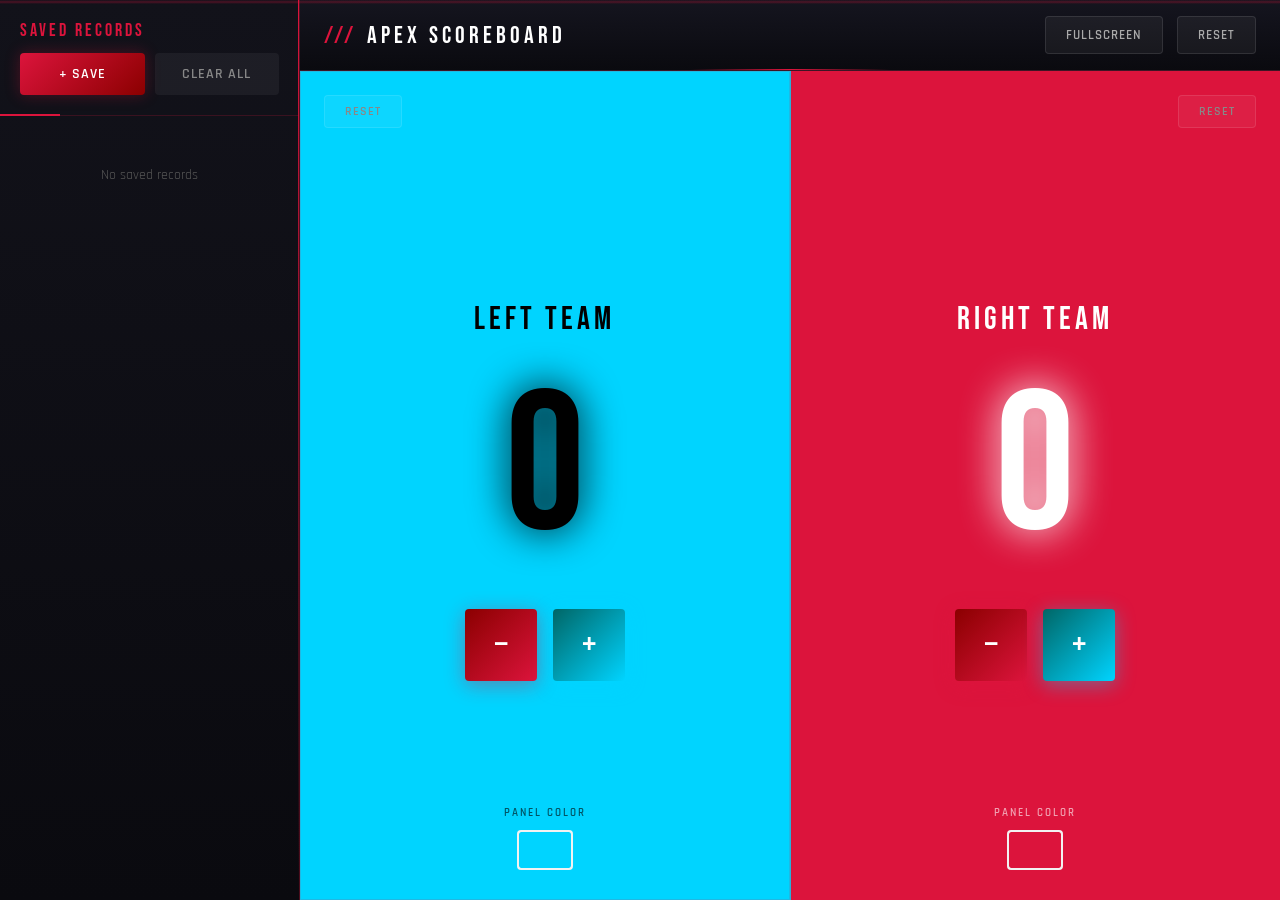
<file: scoreboard/scoreboard.html>
<!DOCTYPE html>
<html lang="zh-CN">
<head>
    <meta charset="UTF-8">
    <meta name="viewport" content="width=device-width, initial-scale=1.0">
    <title>Apex 竞技记分板</title>
    <link href="https://fonts.googleapis.com/css2?family=Bebas+Neue&family=Rajdhani:wght@400;500;600;700&display=swap" rel="stylesheet">
    <style>
        * {
            margin: 0;
            padding: 0;
            box-sizing: border-box;
        }

        body {
            font-family: 'Rajdhani', -apple-system, BlinkMacSystemFont, 'Segoe UI', sans-serif;
            height: 100vh;
            display: flex;
            overflow: hidden;
            background: #0a0a0f;
        }

        /* 扫描线动画 */
        @keyframes scanline {
            0% { transform: translateY(-100%); }
            100% { transform: translateY(100%); }
        }

        @keyframes pulse-glow {
            0%, 100% { box-shadow: 0 0 20px rgba(220, 20, 60, 0.3), inset 0 0 30px rgba(220, 20, 60, 0.1); }
            50% { box-shadow: 0 0 40px rgba(220, 20, 60, 0.5), inset 0 0 50px rgba(220, 20, 60, 0.2); }
        }

        @keyframes hexagon-pulse {
            0%, 100% { opacity: 0.03; }
            50% { opacity: 0.06; }
        }

        /* 六边形网格背景 */
        .hex-grid {
            position: fixed;
            top: 0;
            left: 0;
            width: 100%;
            height: 100%;
            pointer-events: none;
            z-index: 0;
            background-image: url("data:image/svg+xml,%3Csvg xmlns='http://www.w3.org/2000/svg' width='28' height='49' viewBox='0 0 28 49'%3E%3Cg fill-rule='evenodd'%3E%3Cg fill='%23dc143c' fill-opacity='0.15'%3E%3Cpath d='M13.99 9.25l13 7.5v15l-13 7.5L1 31.75v-15l12.99-7.5zM3 17.9v12.7l10.99 6.34 11-6.35V17.9l-11-6.34L3 17.9zM0 15l12.98-7.5V0h-2v6.35L0 12.69v2.3zm0 18.5L12.98 41v8h-2v-6.85L0 35.81v-2.3zM15 0v7.5L27.99 15H28v-2.31h-.01L17 6.35V0h-2zm0 49v-8l12.99-7.5H28v2.31h-.01L17 42.15V49h-2z'/%3E%3C/g%3E%3C/g%3E%3C/svg%3E");
            animation: hexagon-pulse 4s ease-in-out infinite;
        }

        /* 扫描线效果 */
        .scanline {
            position: fixed;
            top: 0;
            left: 0;
            width: 100%;
            height: 4px;
            background: linear-gradient(180deg, transparent, rgba(220, 20, 60, 0.3), transparent);
            animation: scanline 3s linear infinite;
            pointer-events: none;
            z-index: 100;
        }

        /* 左侧数据栏 - Apex 风格 */
        .sidebar {
            width: 300px;
            background: linear-gradient(180deg, #12121a 0%, #0a0a0f 100%);
            display: flex;
            flex-direction: column;
            border-right: 1px solid rgba(220, 20, 60, 0.3);
            position: relative;
            z-index: 1;
        }

        .sidebar::before {
            content: '';
            position: absolute;
            top: 0;
            right: 0;
            width: 1px;
            height: 100%;
            background: linear-gradient(180deg, #dc143c, transparent);
        }

        .sidebar-header {
            padding: 20px;
            border-bottom: 1px solid rgba(220, 20, 60, 0.2);
            position: relative;
        }

        .sidebar-header::after {
            content: '';
            position: absolute;
            bottom: -1px;
            left: 0;
            width: 60px;
            height: 2px;
            background: #dc143c;
        }

        .sidebar-header h2 {
            font-family: 'Bebas Neue', sans-serif;
            font-size: 18px;
            font-weight: 400;
            color: #dc143c;
            text-transform: uppercase;
            letter-spacing: 3px;
            margin-bottom: 12px;
        }

        .sidebar-actions {
            display: flex;
            gap: 10px;
        }

        .sidebar-actions button {
            flex: 1;
            padding: 12px;
            border: none;
            border-radius: 4px;
            cursor: pointer;
            font-family: 'Rajdhani', sans-serif;
            font-size: 14px;
            font-weight: 600;
            text-transform: uppercase;
            letter-spacing: 1px;
            transition: all 0.3s;
            position: relative;
            overflow: hidden;
        }

        .btn-save {
            background: linear-gradient(135deg, #dc143c 0%, #8b0000 100%);
            color: white;
            box-shadow: 0 0 15px rgba(220, 20, 60, 0.3);
        }

        .btn-save:hover {
            background: linear-gradient(135deg, #ff1744 0%, #dc143c 100%);
            box-shadow: 0 0 25px rgba(220, 20, 60, 0.5);
        }

        .btn-clear {
            background: rgba(255, 255, 255, 0.05);
            color: #888;
            border: 1px solid rgba(255, 255, 255, 0.1);
        }

        .btn-clear:hover {
            background: rgba(255, 69, 58, 0.2);
            color: #ff453a;
            border-color: #ff453a;
        }

        .data-list {
            flex: 1;
            overflow-y: auto;
            padding: 10px;
        }

        .data-list::-webkit-scrollbar {
            width: 4px;
        }

        .data-list::-webkit-scrollbar-track {
            background: transparent;
        }

        .data-list::-webkit-scrollbar-thumb {
            background: #dc143c;
            border-radius: 2px;
        }

        .data-item {
            background: rgba(255, 255, 255, 0.03);
            border-radius: 4px;
            padding: 16px;
            margin-bottom: 8px;
            cursor: pointer;
            border: 1px solid transparent;
            transition: all 0.3s;
            position: relative;
        }

        .data-item::before {
            content: '';
            position: absolute;
            left: 0;
            top: 0;
            width: 3px;
            height: 100%;
            background: #dc143c;
            opacity: 0;
            transition: opacity 0.3s;
        }

        .data-item:hover {
            background: rgba(220, 20, 60, 0.1);
            border-color: rgba(220, 20, 60, 0.3);
        }

        .data-item:hover::before {
            opacity: 1;
        }

        .data-item.active {
            background: rgba(220, 20, 60, 0.15);
            border-color: #dc143c;
        }

        .data-item.active::before {
            opacity: 1;
        }

        .data-item-header {
            display: flex;
            justify-content: space-between;
            align-items: center;
            margin-bottom: 10px;
        }

        .data-item-name {
            font-weight: 600;
            font-size: 15px;
            color: #fff;
        }

        .data-item-delete {
            background: none;
            border: none;
            color: #666;
            cursor: pointer;
            font-size: 18px;
            padding: 2px 8px;
            border-radius: 4px;
            transition: all 0.2s;
        }

        .data-item-delete:hover {
            background: #ff453a;
            color: white;
        }

        .data-item-scores {
            display: flex;
            justify-content: space-between;
            font-size: 20px;
            font-weight: 700;
            color: #fff;
            margin-bottom: 10px;
            padding: 8px 12px;
            background: rgba(0, 0, 0, 0.3);
            border-radius: 4px;
        }

        .data-item-left-score {
            color: #00d4ff;
        }

        .data-item-right-score {
            color: #dc143c;
        }

        .data-item-names {
            display: flex;
            justify-content: space-between;
            font-size: 12px;
            color: #666;
            margin-bottom: 10px;
        }

        .data-item-colors {
            display: flex;
            gap: 6px;
        }

        .data-item-color {
            width: 24px;
            height: 24px;
            border-radius: 4px;
            border: 1px solid rgba(255,255,255,0.1);
        }

        /* 主记分板区域 */
        .main {
            flex: 1;
            display: flex;
            flex-direction: column;
            background: #0a0a0f;
            position: relative;
            z-index: 1;
        }

        .header {
            display: flex;
            justify-content: space-between;
            align-items: center;
            padding: 16px 24px;
            background: linear-gradient(180deg, #15151f 0%, #0a0a0f 100%);
            border-bottom: 1px solid rgba(220, 20, 60, 0.2);
            position: relative;
        }

        .header::before {
            content: '';
            position: absolute;
            bottom: 0;
            left: 50%;
            transform: translateX(-50%);
            width: 200px;
            height: 1px;
            background: linear-gradient(90deg, transparent, #dc143c, transparent);
        }

        .header h1 {
            font-family: 'Bebas Neue', sans-serif;
            font-size: 24px;
            font-weight: 400;
            color: #fff;
            letter-spacing: 4px;
            text-transform: uppercase;
            position: relative;
        }

        .header h1::before {
            content: '///';
            color: #dc143c;
            margin-right: 10px;
        }

        .header button {
            padding: 10px 20px;
            font-family: 'Rajdhani', sans-serif;
            font-size: 13px;
            font-weight: 600;
            cursor: pointer;
            background: rgba(255, 255, 255, 0.05);
            color: #aaa;
            border: 1px solid rgba(255, 255, 255, 0.1);
            border-radius: 4px;
            text-transform: uppercase;
            letter-spacing: 1px;
            transition: all 0.3s;
            margin-left: 10px;
        }

        .header button:hover {
            background: rgba(220, 20, 60, 0.2);
            color: #dc143c;
            border-color: #dc143c;
            box-shadow: 0 0 15px rgba(220, 20, 60, 0.3);
        }

        .scoreboard {
            flex: 1;
            display: flex;
        }

        .side {
            flex: 1;
            display: flex;
            flex-direction: column;
            justify-content: center;
            align-items: center;
            transition: background-color 0.4s ease, color 0.4s ease;
            position: relative;
        }

        .side.left {
            border-right: 1px solid rgba(220, 20, 60, 0.2);
        }

        .side::before {
            content: '';
            position: absolute;
            top: 0;
            left: 0;
            right: 0;
            bottom: 0;
            border: 1px solid rgba(220, 20, 60, 0.15);
            pointer-events: none;
            transition: border-color 0.3s, box-shadow 0.3s;
        }

        .side:hover::before {
            border-color: rgba(220, 20, 60, 0.4);
            box-shadow: inset 0 0 50px rgba(220, 20, 60, 0.1);
        }

        .team-name {
            font-family: 'Bebas Neue', sans-serif;
            font-size: 32px;
            font-weight: 400;
            letter-spacing: 4px;
            text-transform: uppercase;
            margin-bottom: 20px;
            cursor: pointer;
            padding: 8px 24px;
            border-radius: 4px;
            border: 2px dashed transparent;
            transition: all 0.3s;
            text-align: center;
            min-width: 200px;
            position: relative;
        }

        .team-name:hover {
            background: rgba(255, 255, 255, 0.05);
            border-color: rgba(220, 20, 60, 0.5);
        }

        .team-name:focus {
            outline: none;
            border-color: #dc143c;
            background: rgba(220, 20, 60, 0.1);
        }

        .score {
            font-family: 'Bebas Neue', sans-serif;
            font-size: 200px;
            font-weight: 400;
            line-height: 1;
            text-shadow: 0 0 40px currentColor;
            user-select: none;
        }

        .controls {
            display: flex;
            gap: 16px;
            margin-top: 40px;
        }

        .btn {
            width: 72px;
            height: 72px;
            font-size: 36px;
            border: none;
            border-radius: 4px;
            cursor: pointer;
            transition: all 0.15s;
            font-family: 'Bebas Neue', sans-serif;
            font-weight: 400;
            display: flex;
            align-items: center;
            justify-content: center;
            position: relative;
            overflow: hidden;
        }

        .btn::before {
            content: '';
            position: absolute;
            top: 0;
            left: -100%;
            width: 100%;
            height: 100%;
            background: linear-gradient(90deg, transparent, rgba(255,255,255,0.2), transparent);
            transition: left 0.5s;
        }

        .btn:hover::before {
            left: 100%;
        }

        .btn:active {
            transform: scale(0.92);
        }

        .btn-minus {
            background: linear-gradient(135deg, #8b0000 0%, #dc143c 100%);
            color: white;
            box-shadow: 0 4px 20px rgba(220, 20, 60, 0.4);
        }

        .btn-minus:hover {
            background: linear-gradient(135deg, #dc143c 0%, #ff1744 100%);
            box-shadow: 0 4px 30px rgba(220, 20, 60, 0.6);
        }

        .btn-plus {
            background: linear-gradient(135deg, #006666 0%, #00d4ff 100%);
            color: white;
            box-shadow: 0 4px 20px rgba(0, 212, 255, 0.4);
        }

        .btn-plus:hover {
            background: linear-gradient(135deg, #00d4ff 0%, #00ffff 100%);
            box-shadow: 0 4px 30px rgba(0, 212, 255, 0.6);
        }

        .color-picker-container {
            position: absolute;
            bottom: 30px;
            display: flex;
            flex-direction: column;
            align-items: center;
            gap: 10px;
        }

        .color-label {
            font-size: 11px;
            font-weight: 600;
            text-transform: uppercase;
            letter-spacing: 2px;
            opacity: 0.6;
        }

        .color-input {
            width: 56px;
            height: 40px;
            border: 2px solid rgba(255,255,255,0.2);
            border-radius: 4px;
            cursor: pointer;
            padding: 0;
            overflow: hidden;
            transition: border-color 0.2s, box-shadow 0.2s;
        }

        .color-input:hover {
            border-color: #dc143c;
            box-shadow: 0 0 15px rgba(220, 20, 60, 0.4);
        }

        .color-input::-webkit-color-swatch-wrapper {
            padding: 0;
        }

        .color-input::-webkit-color-swatch {
            border: none;
            border-radius: 2px;
        }

        .reset-btn {
            position: absolute;
            top: 24px;
            padding: 8px 20px;
            background: rgba(255, 255, 255, 0.05);
            color: #888;
            border: 1px solid rgba(255, 255, 255, 0.1);
            border-radius: 4px;
            cursor: pointer;
            font-family: 'Rajdhani', sans-serif;
            font-size: 12px;
            font-weight: 600;
            text-transform: uppercase;
            letter-spacing: 1px;
            transition: all 0.3s;
        }

        .reset-btn:hover {
            background: rgba(220, 20, 60, 0.2);
            color: #dc143c;
            border-color: #dc143c;
        }

        .left .reset-btn {
            left: 24px;
        }

        .right .reset-btn {
            right: 24px;
        }

        /* 输入弹窗 - Apex 风格 */
        .modal-overlay {
            display: none;
            position: fixed;
            top: 0;
            left: 0;
            right: 0;
            bottom: 0;
            background: rgba(0, 0, 0, 0.8);
            justify-content: center;
            align-items: center;
            z-index: 1000;
            backdrop-filter: blur(5px);
        }

        .modal {
            background: linear-gradient(180deg, #1a1a24 0%, #12121a 100%);
            padding: 32px;
            border-radius: 4px;
            width: 380px;
            color: white;
            box-shadow: 0 0 60px rgba(220, 20, 60, 0.3);
            border: 1px solid rgba(220, 20, 60, 0.3);
            position: relative;
        }

        .modal::before {
            content: '';
            position: absolute;
            top: 0;
            left: 0;
            right: 0;
            height: 3px;
            background: linear-gradient(90deg, transparent, #dc143c, transparent);
        }

        .modal h3 {
            font-family: 'Bebas Neue', sans-serif;
            font-size: 22px;
            font-weight: 400;
            letter-spacing: 3px;
            text-transform: uppercase;
            margin-bottom: 24px;
            text-align: center;
            color: #dc143c;
        }

        .modal input {
            width: 100%;
            padding: 14px 16px;
            border: 1px solid rgba(255, 255, 255, 0.1);
            border-radius: 4px;
            background: rgba(0, 0, 0, 0.3);
            color: white;
            font-family: 'Rajdhani', sans-serif;
            font-size: 16px;
            margin-bottom: 24px;
            transition: border-color 0.2s, box-shadow 0.2s;
        }

        .modal input:focus {
            outline: none;
            border-color: #dc143c;
            box-shadow: 0 0 15px rgba(220, 20, 60, 0.3);
        }

        .modal-buttons {
            display: flex;
            gap: 12px;
        }

        .modal-buttons button {
            flex: 1;
            padding: 14px;
            border: none;
            border-radius: 4px;
            cursor: pointer;
            font-family: 'Rajdhani', sans-serif;
            font-size: 14px;
            font-weight: 600;
            text-transform: uppercase;
            letter-spacing: 1px;
            transition: all 0.3s;
        }

        .modal-btn-cancel {
            background: rgba(255, 255, 255, 0.05);
            color: #888;
            border: 1px solid rgba(255, 255, 255, 0.1);
        }

        .modal-btn-cancel:hover {
            background: rgba(255, 255, 255, 0.1);
            color: #fff;
        }

        .modal-btn-confirm {
            background: linear-gradient(135deg, #dc143c 0%, #8b0000 100%);
            color: white;
            box-shadow: 0 0 15px rgba(220, 20, 60, 0.3);
        }

        .modal-btn-confirm:hover {
            background: linear-gradient(135deg, #ff1744 0%, #dc143c 100%);
            box-shadow: 0 0 25px rgba(220, 20, 60, 0.5);
        }
    </style>
</head>
<body>
    <!-- 六边形网格背景 -->
    <div class="hex-grid"></div>
    <!-- 扫描线效果 -->
    <div class="scanline"></div>

    <!-- 左侧数据栏 -->
    <div class="sidebar">
        <div class="sidebar-header">
            <h2>Saved Records</h2>
            <div class="sidebar-actions">
                <button class="btn-save" onclick="showSaveModal()">+ Save</button>
                <button class="btn-clear" onclick="clearAllData()">Clear All</button>
            </div>
        </div>
        <div class="data-list" id="dataList">
            <!-- 数据列表由JS生成 -->
        </div>
    </div>

    <!-- 主记分板 -->
    <div class="main">
        <div class="header">
            <h1>Apex Scoreboard</h1>
            <div>
                <button onclick="toggleFullscreen()">Fullscreen</button>
                <button onclick="resetCurrentBoard()">Reset</button>
            </div>
        </div>

        <div class="scoreboard">
            <div class="side left" id="leftSide">
                <button class="reset-btn" onclick="resetScore('left')">Reset</button>
                <div class="team-name" contenteditable="true" oninput="markDirty()" id="leftName">Left Team</div>
                <div class="score" id="leftScore">0</div>
                <div class="controls">
                    <button class="btn btn-minus" onclick="changeScore('left', -1)">−</button>
                    <button class="btn btn-plus" onclick="changeScore('left', 1)">+</button>
                </div>
                <div class="color-picker-container">
                    <span class="color-label">Panel Color</span>
                    <input type="color" class="color-input" id="leftColorPicker" onchange="setColor('left', this.value)">
                </div>
            </div>

            <div class="side right" id="rightSide">
                <button class="reset-btn" onclick="resetScore('right')">Reset</button>
                <div class="team-name" contenteditable="true" oninput="markDirty()" id="rightName">Right Team</div>
                <div class="score" id="rightScore">0</div>
                <div class="controls">
                    <button class="btn btn-minus" onclick="changeScore('right', -1)">−</button>
                    <button class="btn btn-plus" onclick="changeScore('right', 1)">+</button>
                </div>
                <div class="color-picker-container">
                    <span class="color-label">Panel Color</span>
                    <input type="color" class="color-input" id="rightColorPicker" onchange="setColor('right', this.value)">
                </div>
            </div>
        </div>
    </div>

    <!-- 保存弹窗 -->
    <div class="modal-overlay" id="saveModal">
        <div class="modal">
            <h3>Save Record</h3>
            <input type="text" id="saveName" placeholder="Enter record name..." onkeydown="if(event.key==='Enter')saveToList()">
            <div class="modal-buttons">
                <button class="modal-btn-cancel" onclick="closeSaveModal()">Cancel</button>
                <button class="modal-btn-confirm" onclick="saveToList()">Save</button>
            </div>
        </div>
    </div>

    <script>
        // WCAG 对比度工具函数
        // 计算相对亮度 (WCAG 2.0)
        function getRelativeLuminance(hexColor) {
            // 移除 # 前缀
            const color = hexColor.replace('#', '');

            // 解析 RGB 值
            const r = parseInt(color.substring(0, 2), 16) / 255;
            const g = parseInt(color.substring(2, 4), 16) / 255;
            const b = parseInt(color.substring(4, 6), 16) / 255;

            // 转换为线性 RGB 值
            const rLinear = r <= 0.03928 ? r / 12.92 : Math.pow((r + 0.055) / 1.055, 2.4);
            const gLinear = g <= 0.03928 ? g / 12.92 : Math.pow((g + 0.055) / 1.055, 2.4);
            const bLinear = b <= 0.03928 ? b / 12.92 : Math.pow((b + 0.055) / 1.055, 2.4);

            // 计算相对亮度
            return 0.2126 * rLinear + 0.7152 * gLinear + 0.0722 * bLinear;
        }

        // 计算对比度
        function getContrastRatio(color1, color2) {
            const l1 = getRelativeLuminance(color1);
            const l2 = getRelativeLuminance(color2);

            const lighter = Math.max(l1, l2);
            const darker = Math.min(l1, l2);

            return (lighter + 0.05) / (darker + 0.05);
        }

        // 获取符合 WCAG 标准的可访问文字颜色
        function getAccessibleTextColor(bgColor) {
            const whiteContrast = getContrastRatio(bgColor, '#ffffff');
            const blackContrast = getContrastRatio(bgColor, '#000000');

            // WCAG AA 标准要求对比度至少 4.5:1
            // 选择对比度更高的颜色
            return whiteContrast >= blackContrast ? '#ffffff' : '#000000';
        }

        // 更新文字颜色以满足 WCAG 对比度要求
        function updateTextColors(side) {
            const sideEl = document.getElementById(side + 'Side');
            const bgColor = sideEl.style.backgroundColor;

            if (!bgColor) return;

            // 将 rgb() 转换为 hex
            let hexColor = bgColor;
            if (bgColor.startsWith('rgb')) {
                const match = bgColor.match(/\d+/g);
                if (match && match.length >= 3) {
                    const r = parseInt(match[0]).toString(16).padStart(2, '0');
                    const g = parseInt(match[1]).toString(16).padStart(2, '0');
                    const b = parseInt(match[2]).toString(16).padStart(2, '0');
                    hexColor = '#' + r + g + b;
                }
            }

            const textColor = getAccessibleTextColor(hexColor);

            // 更新团队名称
            const nameEl = document.getElementById(side + 'Name');
            nameEl.style.color = textColor;

            // 更新分数
            const scoreEl = document.getElementById(side + 'Score');
            scoreEl.style.color = textColor;

            // 更新颜色标签
            const colorLabel = sideEl.querySelector('.color-label');
            if (colorLabel) {
                colorLabel.style.color = textColor;
                colorLabel.style.opacity = '0.6';
            }
        }

        // 默认颜色
        const defaultColors = {
            left: '#00d4ff',
            right: '#dc143c'
        };

        // 当前数据ID
        let currentId = null;
        // 是否有未保存的修改
        let isDirty = false;

        // 初始化
        function init() {
            loadDataList();
            if (!currentId) {
                setColor('left', defaultColors.left);
                setColor('right', defaultColors.right);
            }
        }

        // 标记有修改
        function markDirty() {
            isDirty = true;
        }

        // 加载数据列表
        function loadDataList() {
            const dataList = JSON.parse(localStorage.getItem('scoreboardList') || '[]');
            const container = document.getElementById('dataList');
            container.innerHTML = '';

            if (dataList.length === 0) {
                container.innerHTML = '<div style="text-align:center;color:#555;padding:40px 20px;font-size:14px;">No saved records</div>';
                return;
            }

            dataList.forEach((item, index) => {
                const div = document.createElement('div');
                div.className = 'data-item' + (currentId === item.id ? ' active' : '');
                div.onclick = (e) => {
                    if (!e.target.classList.contains('data-item-delete')) {
                        loadItem(item.id);
                    }
                };
                div.innerHTML = `
                    <div class="data-item-header">
                        <span class="data-item-name">${item.name}</span>
                        <button class="data-item-delete" onclick="deleteItem(${index})">×</button>
                    </div>
                    <div class="data-item-names">
                        <span>${item.leftName}</span>
                        <span>${item.rightName}</span>
                    </div>
                    <div class="data-item-scores">
                        <span class="data-item-left-score">${item.leftScore}</span>
                        <span class="data-item-right-score">${item.rightScore}</span>
                    </div>
                    <div class="data-item-colors">
                        <div class="data-item-color" style="background:${item.leftColor}"></div>
                        <div class="data-item-color" style="background:${item.rightColor}"></div>
                    </div>
                `;
                container.appendChild(div);
            });
        }

        // 加载指定项目
        function loadItem(id) {
            const dataList = JSON.parse(localStorage.getItem('scoreboardList') || '[]');
            const item = dataList.find(i => i.id === id);
            if (item) {
                currentId = id;
                isDirty = false;
                document.getElementById('leftScore').textContent = item.leftScore;
                document.getElementById('rightScore').textContent = item.rightScore;
                document.getElementById('leftName').textContent = item.leftName;
                document.getElementById('rightName').textContent = item.rightName;
                setColor('left', item.leftColor);
                setColor('right', item.rightColor);
                loadDataList();
            }
        }

        // 获取当前数据
        function getCurrentData() {
            return {
                leftScore: parseInt(document.getElementById('leftScore').textContent),
                rightScore: parseInt(document.getElementById('rightScore').textContent),
                leftName: document.getElementById('leftName').textContent,
                rightName: document.getElementById('rightName').textContent,
                leftColor: document.getElementById('leftSide').style.backgroundColor || defaultColors.left,
                rightColor: document.getElementById('rightSide').style.backgroundColor || defaultColors.right
            };
        }

        // 保存当前数据到已存在的记录
        function saveCurrentData() {
            if (!currentId || !isDirty) return;
            const dataList = JSON.parse(localStorage.getItem('scoreboardList') || '[]');
            const index = dataList.findIndex(i => i.id === currentId);
            if (index !== -1) {
                dataList[index] = { ...dataList[index], ...getCurrentData() };
                localStorage.setItem('scoreboardList', JSON.stringify(dataList));
                isDirty = false;
                loadDataList();
            }
        }

        // 显示保存弹窗
        function showSaveModal() {
            document.getElementById('saveModal').style.display = 'flex';
            document.getElementById('saveName').focus();
        }

        // 关闭保存弹窗
        function closeSaveModal() {
            document.getElementById('saveModal').style.display = 'none';
            document.getElementById('saveName').value = '';
        }

        // 保存到列表
        function saveToList() {
            const name = document.getElementById('saveName').value.trim() || 'Unnamed';
            const dataList = JSON.parse(localStorage.getItem('scoreboardList') || '[]');

            const newItem = {
                id: Date.now(),
                name: name,
                ...getCurrentData()
            };

            dataList.push(newItem);
            localStorage.setItem('scoreboardList', JSON.stringify(dataList));
            currentId = newItem.id;
            isDirty = false;

            closeSaveModal();
            loadDataList();
        }

        // 删除指定记录
        function deleteItem(index) {
            if (confirm('Delete this record?')) {
                const dataList = JSON.parse(localStorage.getItem('scoreboardList') || '[]');
                dataList.splice(index, 1);
                localStorage.setItem('scoreboardList', JSON.stringify(dataList));

                if (currentId && !dataList.find(i => i.id === currentId)) {
                    currentId = null;
                    isDirty = false;
                }
                loadDataList();
            }
        }

        // 清空全部记录
        function clearAllData() {
            if (confirm('Clear all saved records? This cannot be undone!')) {
                localStorage.removeItem('scoreboardList');
                currentId = null;
                isDirty = false;
                resetCurrentBoard();
                loadDataList();
            }
        }

        // 改变分数
        function changeScore(side, delta) {
            const scoreEl = document.getElementById(side + 'Score');
            let score = parseInt(scoreEl.textContent) + delta;
            if (score < 0) score = 0;
            scoreEl.textContent = score;
            markDirty();
            saveCurrentData();
        }

        // 设置颜色
        function setColor(side, color) {
            const sideEl = document.getElementById(side + 'Side');
            sideEl.style.backgroundColor = color;
            document.getElementById(side + 'ColorPicker').value = color;

            // 更新文字颜色以满足 WCAG 对比度要求
            updateTextColors(side);

            markDirty();
            saveCurrentData();
        }

        // 重置单方分数
        function resetScore(side) {
            document.getElementById(side + 'Score').textContent = 0;
            markDirty();
            saveCurrentData();
        }

        // 重置当前记分板（不影响保存的记录）
        function resetCurrentBoard() {
            document.getElementById('leftScore').textContent = 0;
            document.getElementById('rightScore').textContent = 0;
            document.getElementById('leftName').textContent = 'Left Team';
            document.getElementById('rightName').textContent = 'Right Team';
            setColor('left', defaultColors.left);
            setColor('right', defaultColors.right);
            isDirty = true;
            saveCurrentData();
        }

        // 全屏切换
        function toggleFullscreen() {
            if (!document.documentElement.fullscreenElement) {
                document.documentElement.requestFullscreen();
            } else {
                if (document.exitFullscreen) {
                    document.exitFullscreen();
                }
            }
        }

        // 键盘快捷键
        document.addEventListener('keydown', (e) => {
            if (e.key === 'f' || e.key === 'F') {
                toggleFullscreen();
            }
        });

        // 队名失焦时保存
        document.getElementById('leftName').addEventListener('blur', saveCurrentData);
        document.getElementById('rightName').addEventListener('blur', saveCurrentData);

        // 页面加载完成后初始化
        window.onload = init;
    </script>
</body>
</html>
</file>
